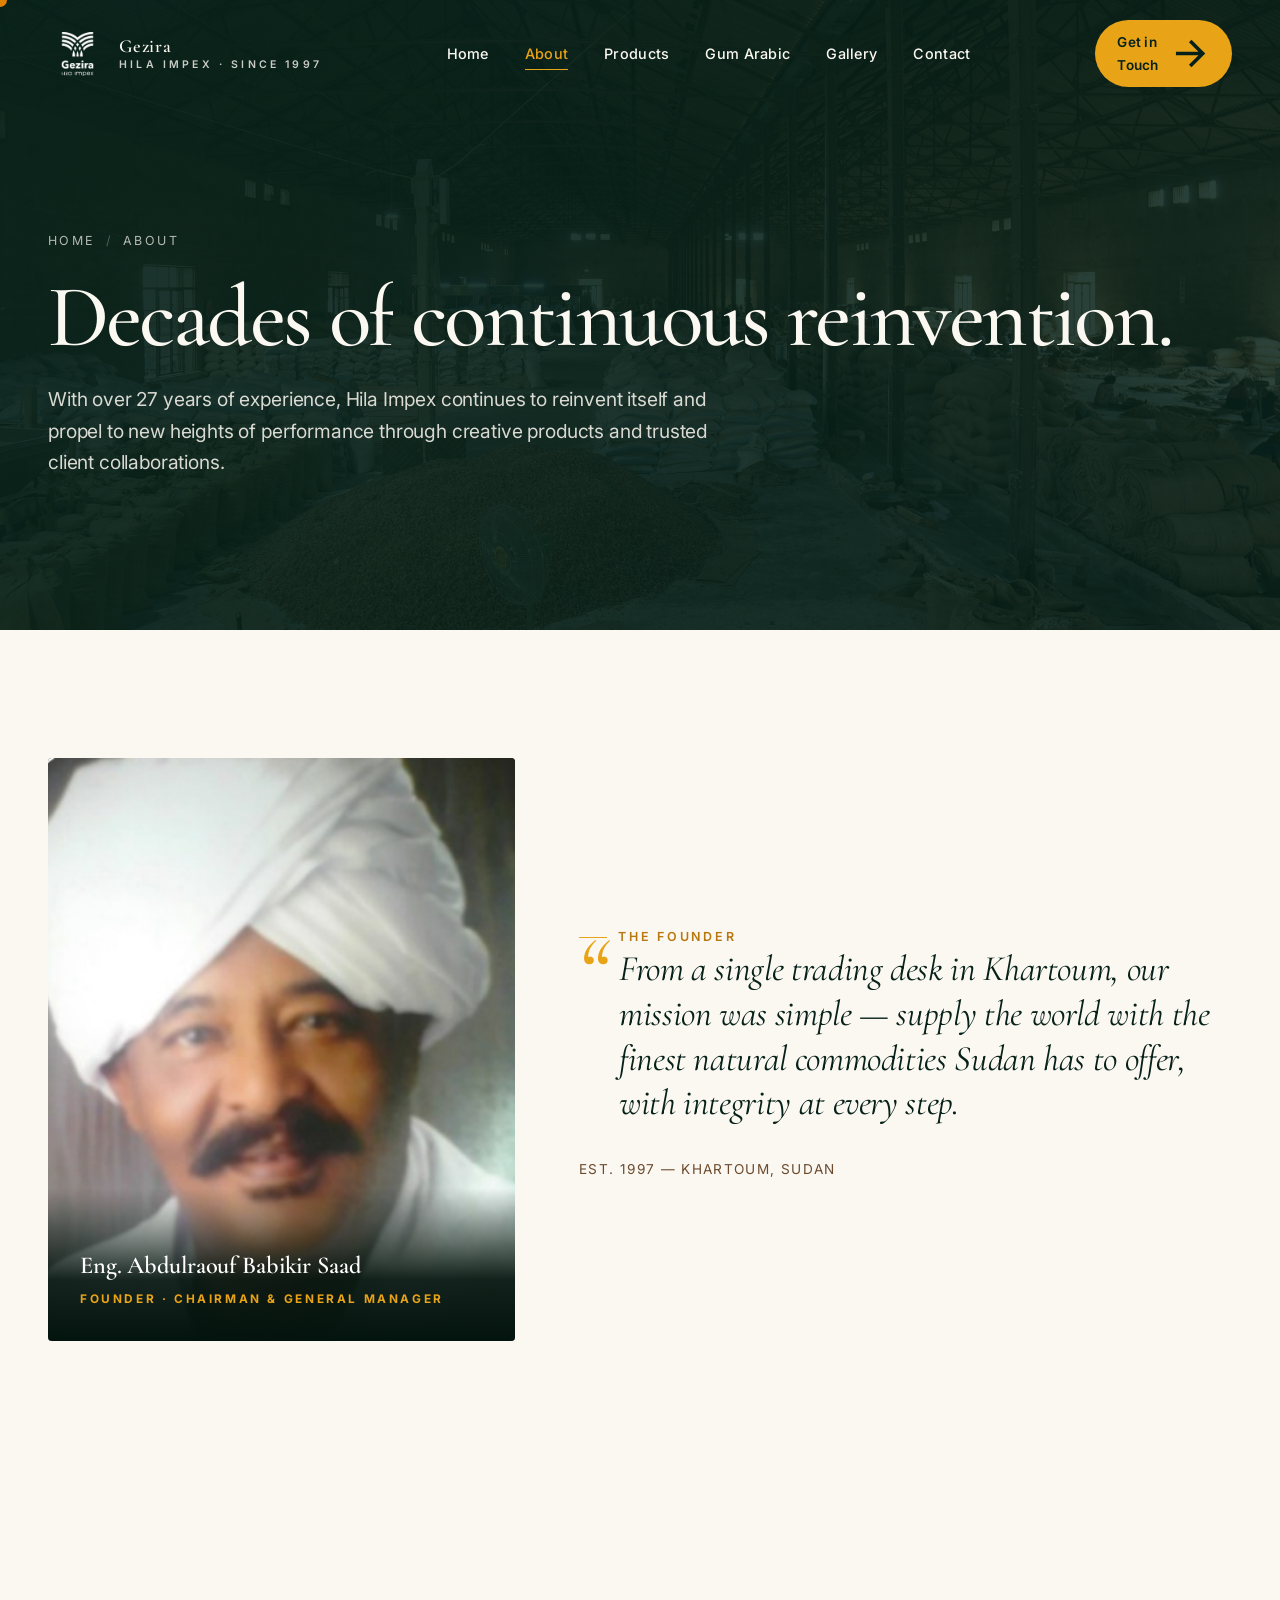
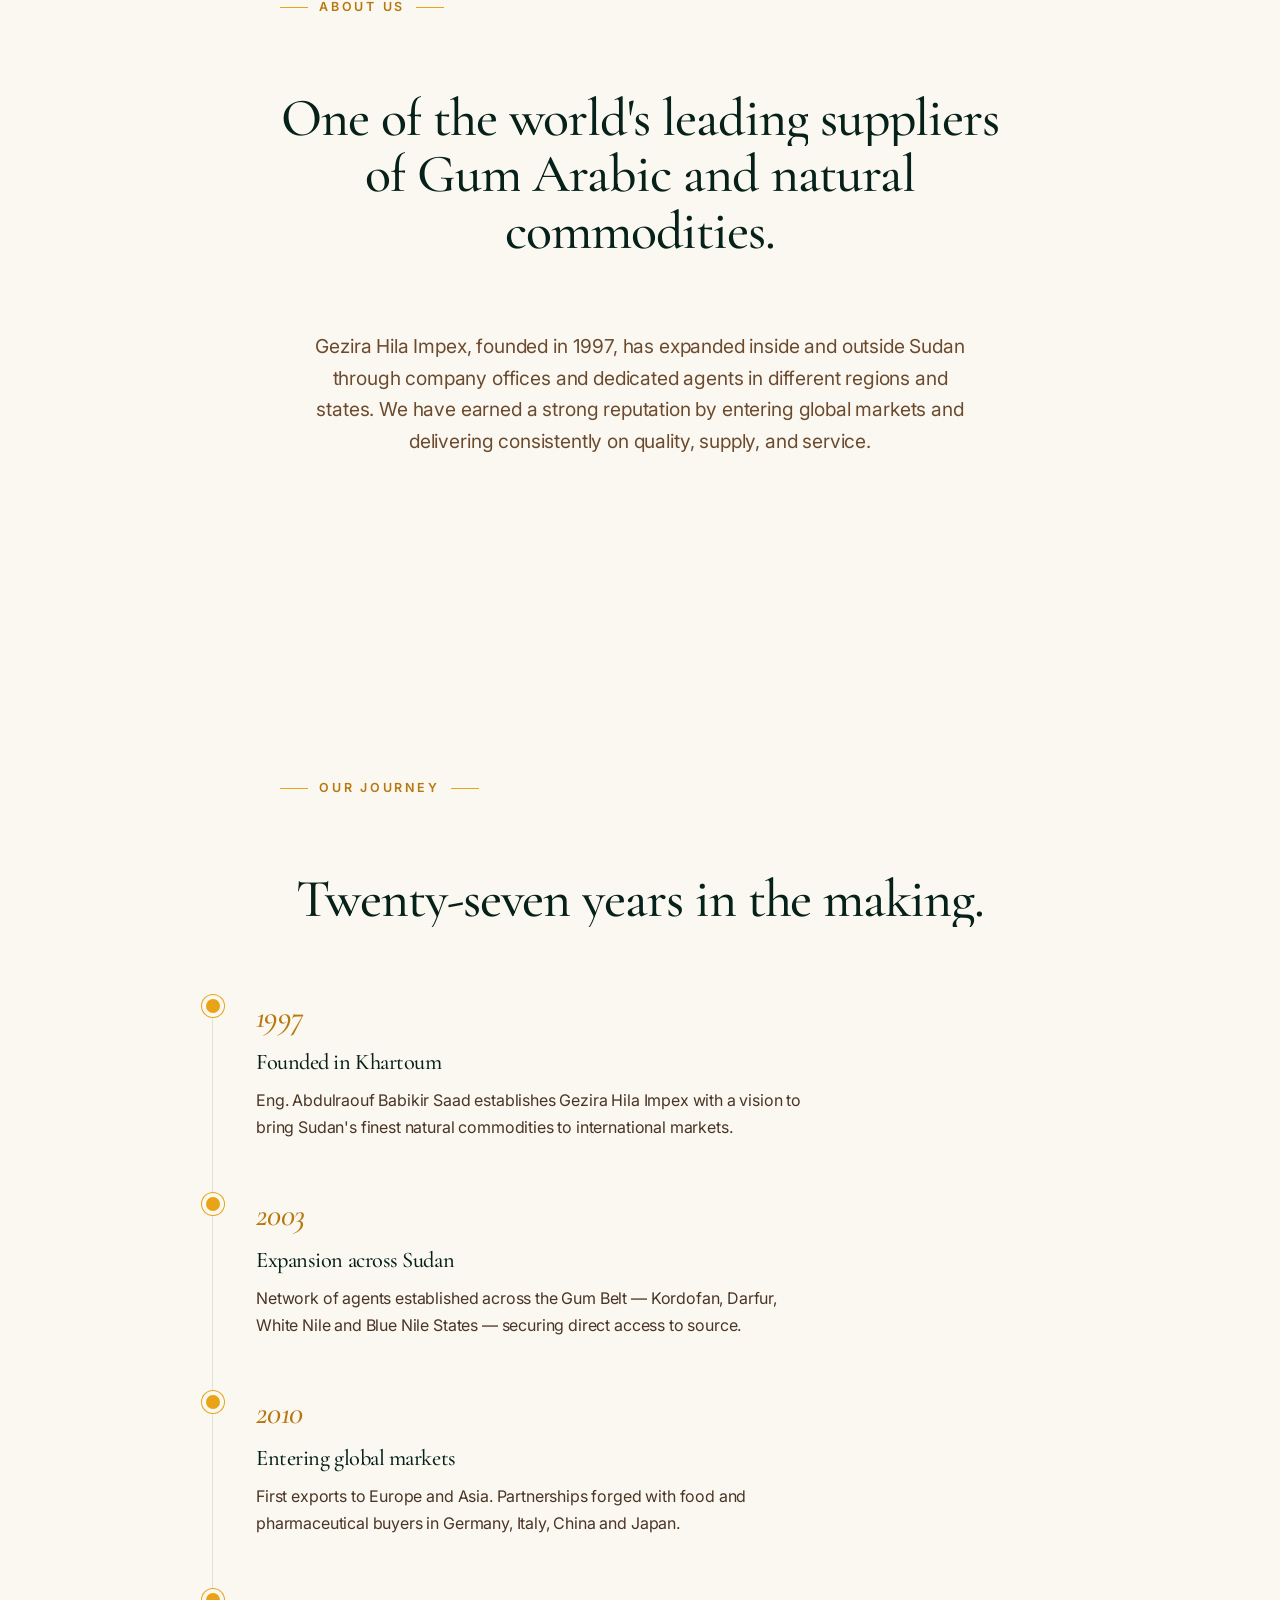
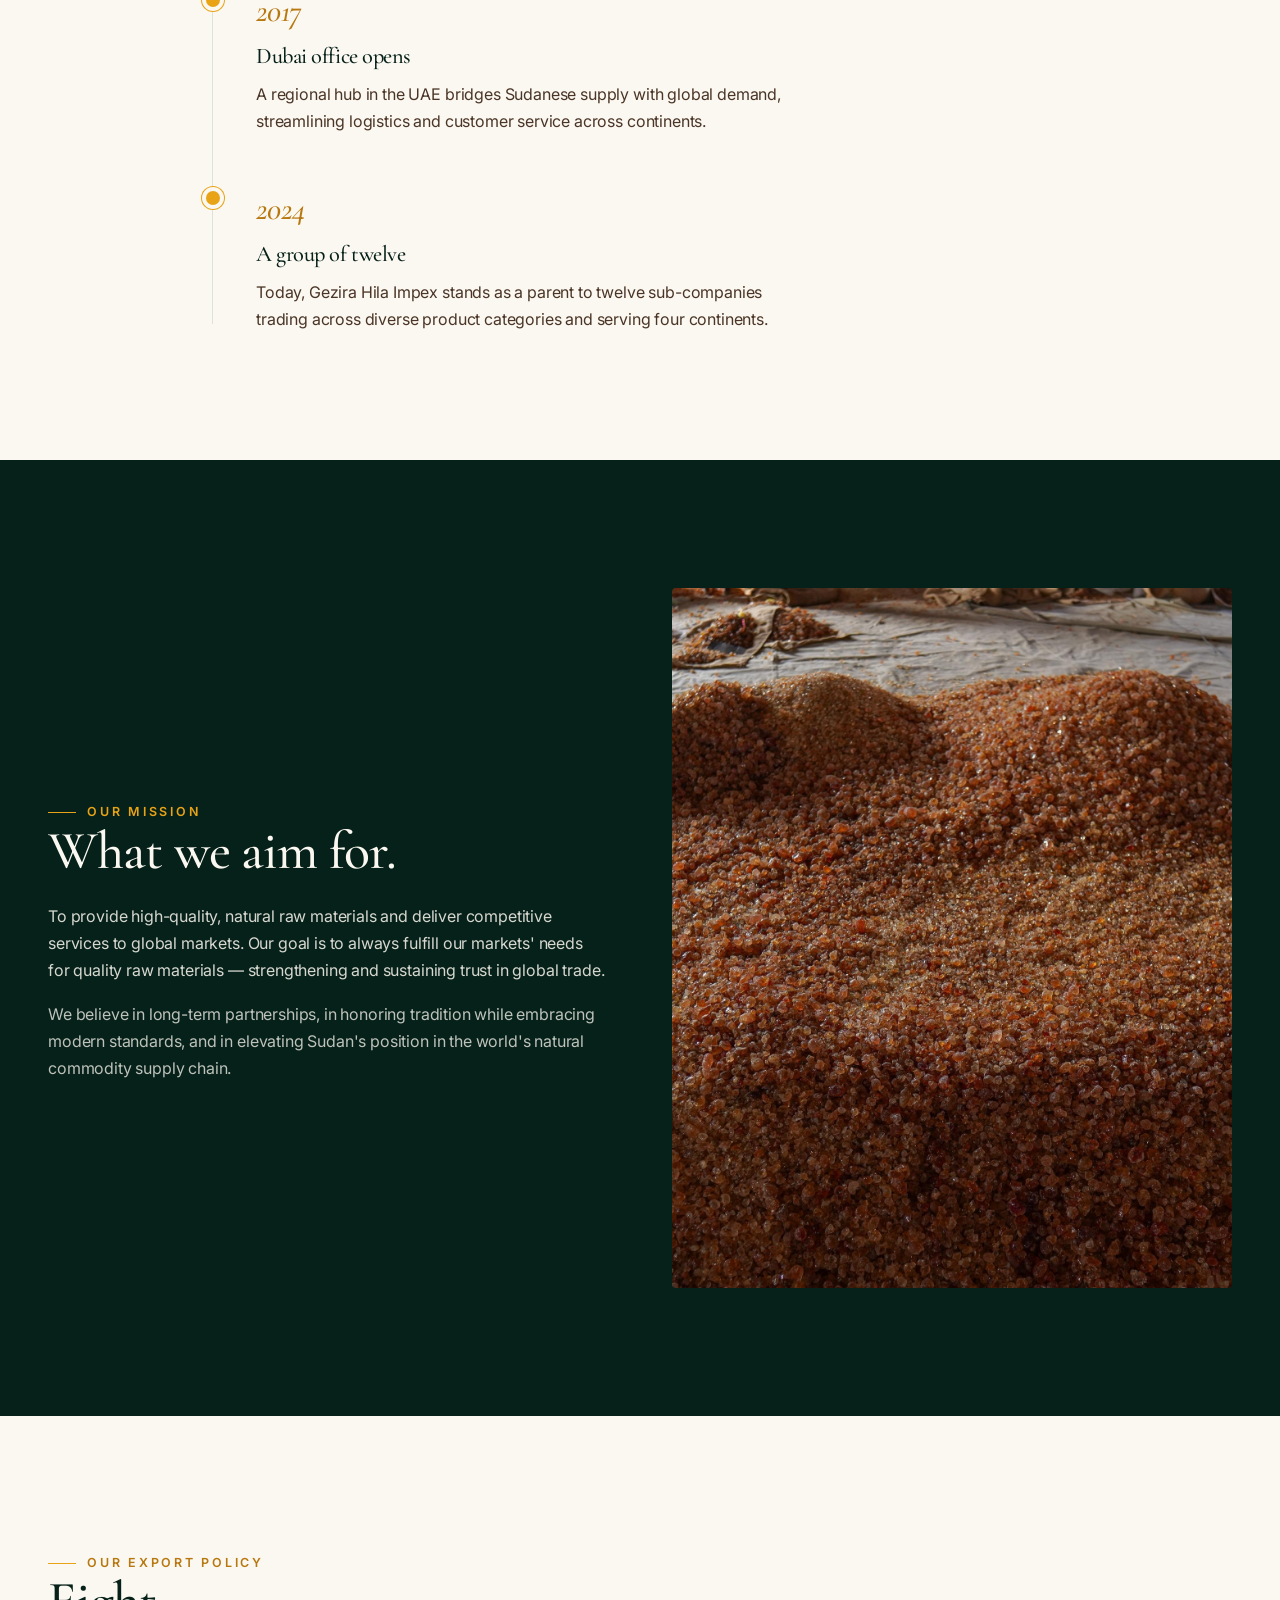
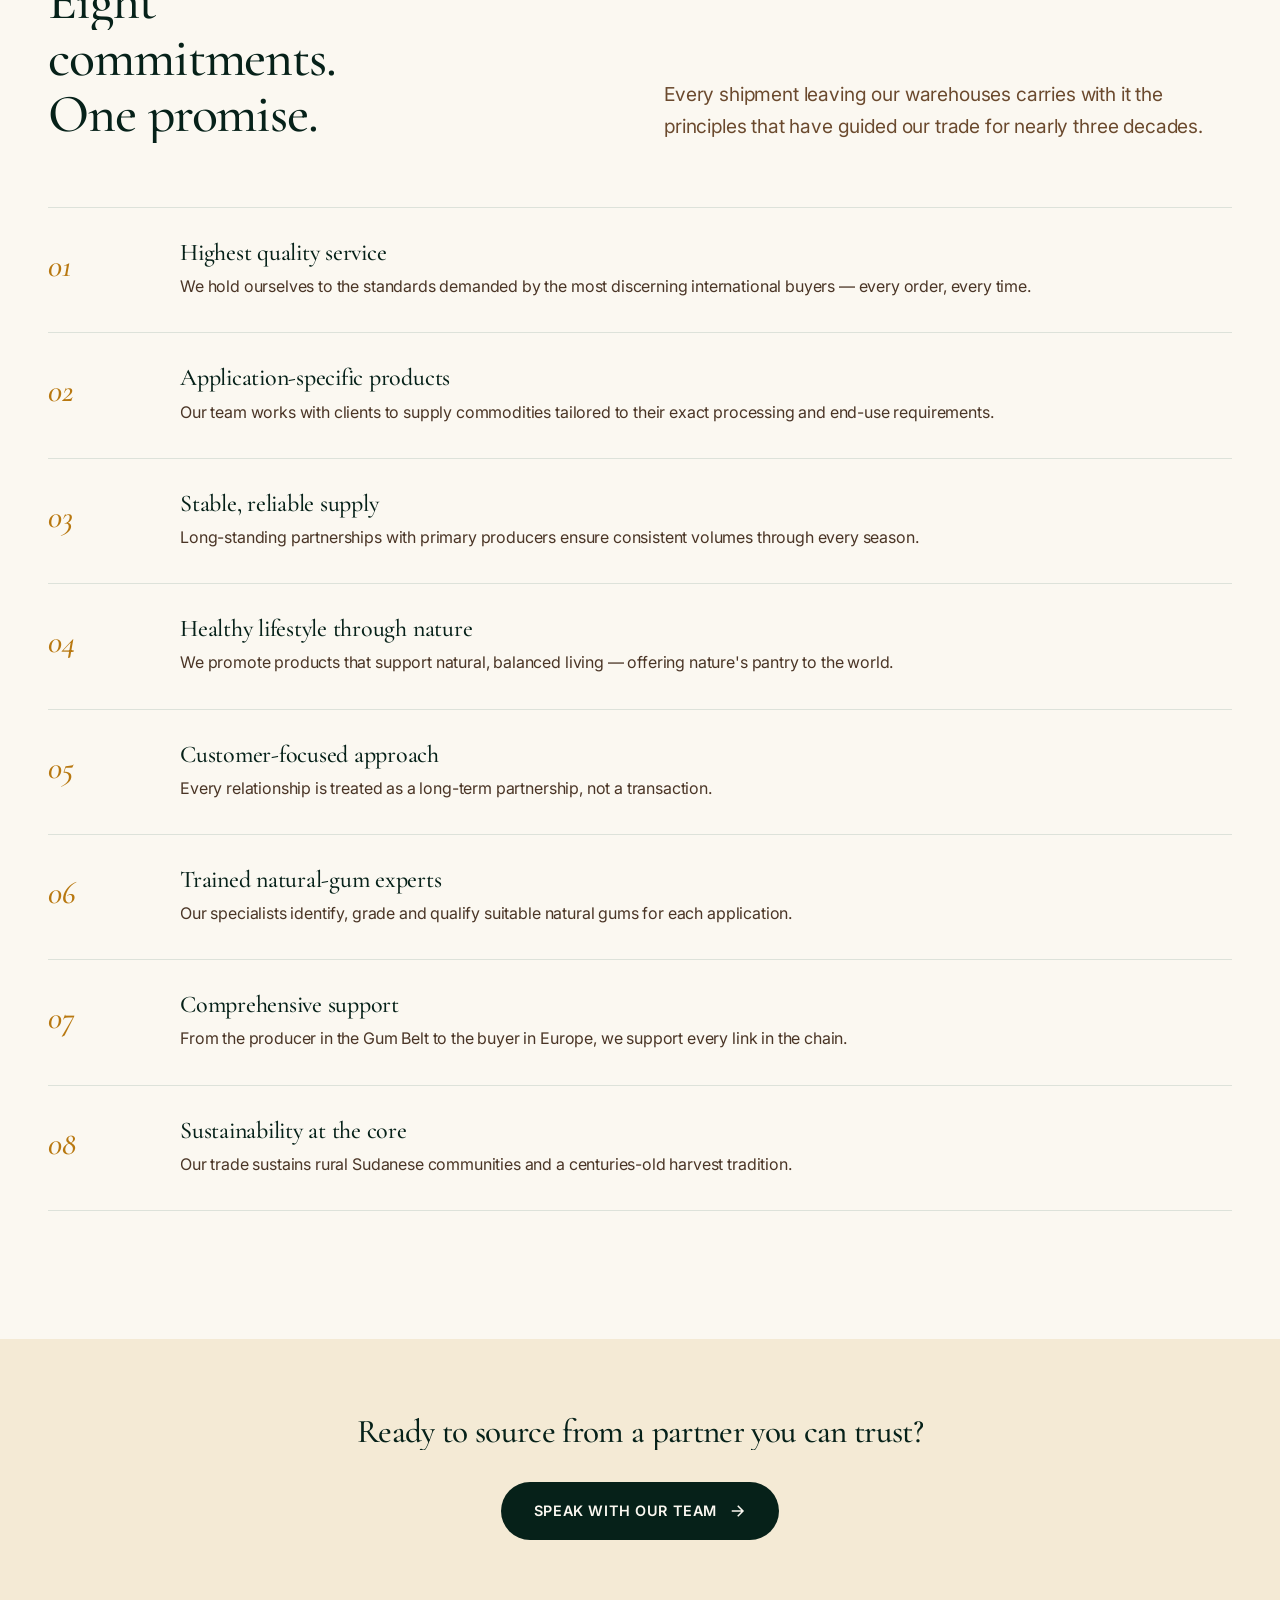
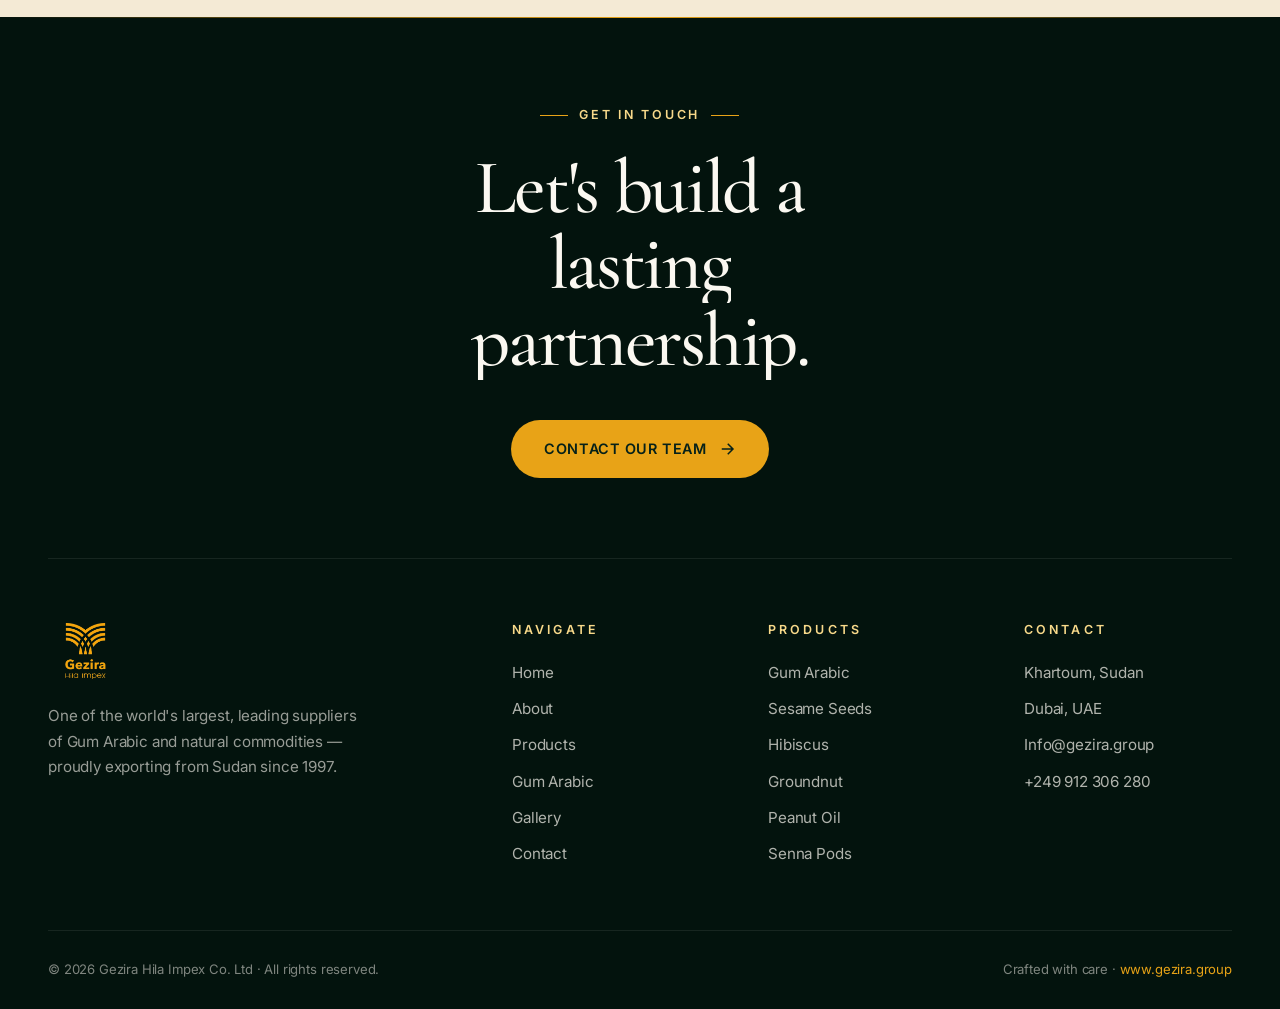
<file: about.html>
<!DOCTYPE html>
<html lang="en">
<head>
  <meta charset="UTF-8" />
  <meta name="viewport" content="width=device-width, initial-scale=1.0" />
  <title>About — Gezira Hila Impex · Decades of continuous reinvention</title>
  <meta name="description" content="Founded in 1997 by Eng. Abdulraouf Babikir Saad, Gezira Hila Impex has spent decades reinventing the Sudanese export trade in Gum Arabic and natural commodities." />
  <link rel="icon" type="image/png" href="assets/img/logo-gold.png" />
  <link rel="preconnect" href="https://fonts.googleapis.com" />
  <link rel="preconnect" href="https://fonts.gstatic.com" crossorigin />
  <link href="https://fonts.googleapis.com/css2?family=Cormorant+Garamond:ital,wght@0,400;0,500;0,600;0,700;1,400;1,500&family=Inter:wght@300;400;500;600;700&display=swap" rel="stylesheet" />
  <link rel="stylesheet" href="assets/css/main.css" />
  <link rel="stylesheet" href="assets/css/pages.css" />
</head>
<body>

  <div class="loader" aria-hidden="true">
    <div class="loader-mark"><img src="assets/img/logo-gold.png" alt="" /></div>
  </div>

  <header class="site-header">
    <div class="container nav">
      <a href="index.html" class="nav-brand">
        <img src="assets/img/logo-white.png" alt="Gezira Hila Impex" class="logo-light" />
        <img src="assets/img/logo-green.png" alt="Gezira Hila Impex" class="logo-dark" />
        <span class="nav-brand-text">
          <span class="name">Gezira</span>
          <span class="sub">Hila Impex · Since 1997</span>
        </span>
      </a>
      <ul class="nav-links">
        <li><a href="index.html" class="nav-link">Home</a></li>
        <li><a href="about.html" class="nav-link">About</a></li>
        <li><a href="products.html" class="nav-link">Products</a></li>
        <li><a href="gum-arabic.html" class="nav-link">Gum Arabic</a></li>
        <li><a href="gallery.html" class="nav-link">Gallery</a></li>
        <li><a href="contact.html" class="nav-link">Contact</a></li>
      </ul>
      <a href="contact.html" class="nav-cta">
        Get in Touch
        <svg class="arrow" viewBox="0 0 24 24" fill="none" stroke="currentColor" stroke-width="2"><path d="M5 12h14M13 5l7 7-7 7"/></svg>
      </a>
      <button class="nav-toggle" aria-label="Menu"><span></span><span></span><span></span></button>
    </div>
  </header>

  <!-- PAGE HERO -->
  <section class="page-hero">
    <div class="page-hero-bg" style="background-image:url('Gallery/p0.jpeg')"></div>
    <div class="container">
      <div class="breadcrumb" data-reveal="fade">
        <a href="index.html">Home</a><span class="sep">/</span><span>About</span>
      </div>
      <h1 class="page-hero-title reveal-words">Decades of <span class="em">continuous</span> reinvention.</h1>
      <p class="lead" data-reveal style="color: rgba(251,248,241,0.85); max-width: 56ch; --delay:0.4s;">
        With over 27 years of experience, Hila Impex continues to reinvent itself and propel to new heights of performance through creative products and trusted client collaborations.
      </p>
    </div>
  </section>

  <!-- FOUNDER -->
  <section class="section">
    <div class="container">
      <div class="founder">
        <div class="founder-img img-reveal">
          <div class="bg" style="background-image:url('assets/img/founder.png'); background-position: center top;"></div>
          <div class="founder-img-label">
            <div class="name">Eng. Abdulraouf Babikir Saad</div>
            <div class="role">Founder · Chairman & General Manager</div>
          </div>
        </div>
        <div>
          <div class="eyebrow" data-reveal>The Founder</div>
          <p class="founder-quote" data-reveal style="--delay:0.2s">
            From a single trading desk in Khartoum, our mission was simple — supply the world with the finest natural commodities Sudan has to offer, with integrity at every step.
          </p>
          <div class="founder-meta" data-reveal style="--delay:0.4s">
            EST. 1997 — KHARTOUM, SUDAN
          </div>
        </div>
      </div>
    </div>
  </section>

  <!-- ABOUT US BLOCK -->
  <section class="section bg-cream">
    <div class="container container-narrow">
      <div class="section-header center">
        <div class="eyebrow center" data-reveal>About Us</div>
        <h2 class="h2 reveal-words">One of the world's leading suppliers of <span class="text-italic-serif text-gold">Gum Arabic</span> and natural commodities.</h2>
        <p class="lead" data-reveal style="--delay:0.2s">
          Gezira Hila Impex, founded in 1997, has expanded inside and outside Sudan through company offices and dedicated agents in different regions and states. We have earned a strong reputation by entering global markets and delivering consistently on quality, supply, and service.
        </p>
      </div>
    </div>
  </section>

  <!-- TIMELINE -->
  <section class="section">
    <div class="container">
      <div class="section-header center">
        <div class="eyebrow center" data-reveal>Our Journey</div>
        <h2 class="h2 reveal-words">Twenty-seven years in the making.</h2>
      </div>
      <div class="timeline">
        <div class="timeline-item" data-reveal>
          <div class="timeline-year">1997</div>
          <h3 class="timeline-title">Founded in Khartoum</h3>
          <p class="timeline-desc">Eng. Abdulraouf Babikir Saad establishes Gezira Hila Impex with a vision to bring Sudan's finest natural commodities to international markets.</p>
        </div>
        <div class="timeline-item" data-reveal>
          <div class="timeline-year">2003</div>
          <h3 class="timeline-title">Expansion across Sudan</h3>
          <p class="timeline-desc">Network of agents established across the Gum Belt — Kordofan, Darfur, White Nile and Blue Nile States — securing direct access to source.</p>
        </div>
        <div class="timeline-item" data-reveal>
          <div class="timeline-year">2010</div>
          <h3 class="timeline-title">Entering global markets</h3>
          <p class="timeline-desc">First exports to Europe and Asia. Partnerships forged with food and pharmaceutical buyers in Germany, Italy, China and Japan.</p>
        </div>
        <div class="timeline-item" data-reveal>
          <div class="timeline-year">2017</div>
          <h3 class="timeline-title">Dubai office opens</h3>
          <p class="timeline-desc">A regional hub in the UAE bridges Sudanese supply with global demand, streamlining logistics and customer service across continents.</p>
        </div>
        <div class="timeline-item" data-reveal>
          <div class="timeline-year">2024</div>
          <h3 class="timeline-title">A group of twelve</h3>
          <p class="timeline-desc">Today, Gezira Hila Impex stands as a parent to twelve sub-companies trading across diverse product categories and serving four continents.</p>
        </div>
      </div>
    </div>
  </section>

  <!-- MISSION / GOALS -->
  <section class="section bg-green">
    <div class="container">
      <div class="split">
        <div>
          <div class="eyebrow" data-reveal style="color: var(--gold);">Our Mission</div>
          <h2 class="h2 reveal-words" style="color: var(--cream-light);">What we aim for.</h2>
          <p data-reveal style="--delay:0.2s; color: rgba(251,248,241,0.85); margin-top: 1.5rem;">
            To provide high-quality, natural raw materials and deliver competitive services to global markets. Our goal is to always fulfill our markets' needs for quality raw materials — strengthening and sustaining trust in global trade.
          </p>
          <p data-reveal style="--delay:0.3s; color: rgba(251,248,241,0.75); margin-top: 1rem;">
            We believe in long-term partnerships, in honoring tradition while embracing modern standards, and in elevating Sudan's position in the world's natural commodity supply chain.
          </p>
        </div>
        <div class="img-reveal split-image">
          <div class="bg" style="background-image:url('Gallery/g6.jpeg')"></div>
        </div>
      </div>
    </div>
  </section>

  <!-- EXPORT POLICY -->
  <section class="section">
    <div class="container">
      <div class="section-header">
        <div>
          <div class="eyebrow" data-reveal>Our Export Policy</div>
          <h2 class="h2 reveal-words">Eight commitments. <span class="text-italic-serif text-gold">One promise.</span></h2>
        </div>
        <p class="lead" data-reveal style="--delay:0.2s">
          Every shipment leaving our warehouses carries with it the principles that have guided our trade for nearly three decades.
        </p>
      </div>

      <div class="numbered" data-reveal>
        <div class="numbered-item">
          <div class="num">01</div>
          <div>
            <h4>Highest quality service</h4>
            <p>We hold ourselves to the standards demanded by the most discerning international buyers — every order, every time.</p>
          </div>
        </div>
        <div class="numbered-item">
          <div class="num">02</div>
          <div>
            <h4>Application-specific products</h4>
            <p>Our team works with clients to supply commodities tailored to their exact processing and end-use requirements.</p>
          </div>
        </div>
        <div class="numbered-item">
          <div class="num">03</div>
          <div>
            <h4>Stable, reliable supply</h4>
            <p>Long-standing partnerships with primary producers ensure consistent volumes through every season.</p>
          </div>
        </div>
        <div class="numbered-item">
          <div class="num">04</div>
          <div>
            <h4>Healthy lifestyle through nature</h4>
            <p>We promote products that support natural, balanced living — offering nature's pantry to the world.</p>
          </div>
        </div>
        <div class="numbered-item">
          <div class="num">05</div>
          <div>
            <h4>Customer-focused approach</h4>
            <p>Every relationship is treated as a long-term partnership, not a transaction.</p>
          </div>
        </div>
        <div class="numbered-item">
          <div class="num">06</div>
          <div>
            <h4>Trained natural-gum experts</h4>
            <p>Our specialists identify, grade and qualify suitable natural gums for each application.</p>
          </div>
        </div>
        <div class="numbered-item">
          <div class="num">07</div>
          <div>
            <h4>Comprehensive support</h4>
            <p>From the producer in the Gum Belt to the buyer in Europe, we support every link in the chain.</p>
          </div>
        </div>
        <div class="numbered-item">
          <div class="num">08</div>
          <div>
            <h4>Sustainability at the core</h4>
            <p>Our trade sustains rural Sudanese communities and a centuries-old harvest tradition.</p>
          </div>
        </div>
      </div>
    </div>
  </section>

  <!-- CTA STRIP -->
  <section class="section-sm bg-sand">
    <div class="container container-narrow text-center">
      <h3 class="h3 reveal-words">Ready to source from a partner you can <span class="text-italic-serif text-gold">trust?</span></h3>
      <div style="margin-top: 2rem;" data-reveal>
        <a href="contact.html" class="btn btn-dark">
          Speak With Our Team
          <svg class="arrow" viewBox="0 0 24 24" fill="none" stroke="currentColor" stroke-width="2"><path d="M5 12h14M13 5l7 7-7 7"/></svg>
        </a>
      </div>
    </div>
  </section>

  <!-- FOOTER -->
  <footer class="site-footer">
    <div class="container">
      <div class="footer-cta">
        <div class="eyebrow center" data-reveal style="color: var(--gold-soft);">Get in Touch</div>
        <h2 class="footer-cta-title reveal-words">Let's build a <span class="em">lasting</span> partnership.</h2>
        <a href="contact.html" class="btn btn-primary">Contact Our Team
          <svg class="arrow" viewBox="0 0 24 24" fill="none" stroke="currentColor" stroke-width="2"><path d="M5 12h14M13 5l7 7-7 7"/></svg>
        </a>
      </div>

      <div class="footer-grid">
        <div class="footer-col footer-brand">
          <img src="assets/img/logo-gold.png" alt="Gezira Hila Impex" />
          <p>One of the world's largest, leading suppliers of Gum Arabic and natural commodities — proudly exporting from Sudan since 1997.</p>
        </div>
        <div class="footer-col">
          <h5>Navigate</h5>
          <ul>
            <li><a href="index.html">Home</a></li>
            <li><a href="about.html">About</a></li>
            <li><a href="products.html">Products</a></li>
            <li><a href="gum-arabic.html">Gum Arabic</a></li>
            <li><a href="gallery.html">Gallery</a></li>
            <li><a href="contact.html">Contact</a></li>
          </ul>
        </div>
        <div class="footer-col">
          <h5>Products</h5>
          <ul>
            <li><a href="gum-arabic.html">Gum Arabic</a></li>
            <li><a href="products.html#sesame">Sesame Seeds</a></li>
            <li><a href="products.html#hibiscus">Hibiscus</a></li>
            <li><a href="products.html#groundnut">Groundnut</a></li>
            <li><a href="products.html#peanut-oil">Peanut Oil</a></li>
            <li><a href="products.html#senna">Senna Pods</a></li>
          </ul>
        </div>
        <div class="footer-col">
          <h5>Contact</h5>
          <ul>
            <li>Khartoum, Sudan</li>
            <li>Dubai, UAE</li>
            <li><a href="mailto:Info@gezira.group">Info@gezira.group</a></li>
            <li><a href="tel:+249912306280">+249 912 306 280</a></li>
          </ul>
        </div>
      </div>

      <div class="footer-bottom">
        <div>© <span data-year>2024</span> Gezira Hila Impex Co. Ltd · All rights reserved.</div>
        <div>Crafted with care · <a href="https://www.gezira.group" style="color: var(--gold);">www.gezira.group</a></div>
      </div>
    </div>
  </footer>

  <script src="assets/js/main.js"></script>
</body>
</html>
</file>
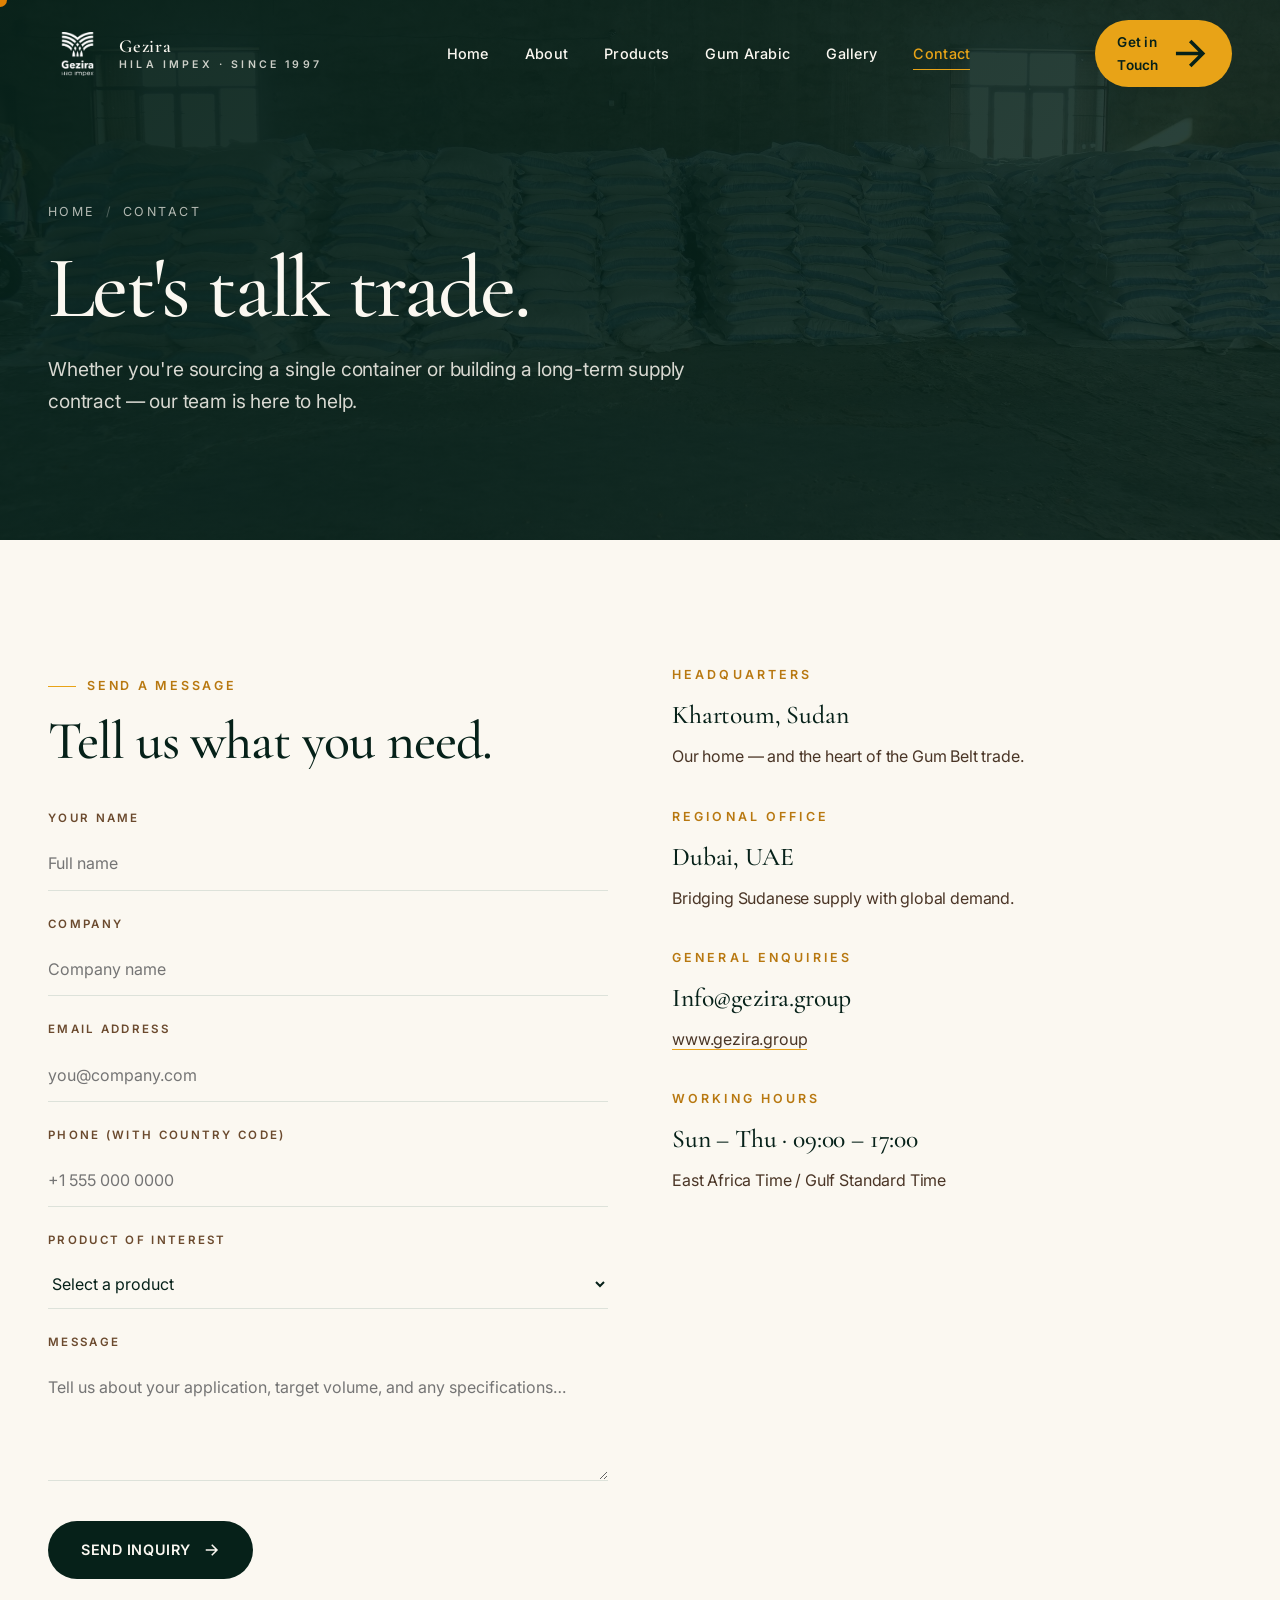
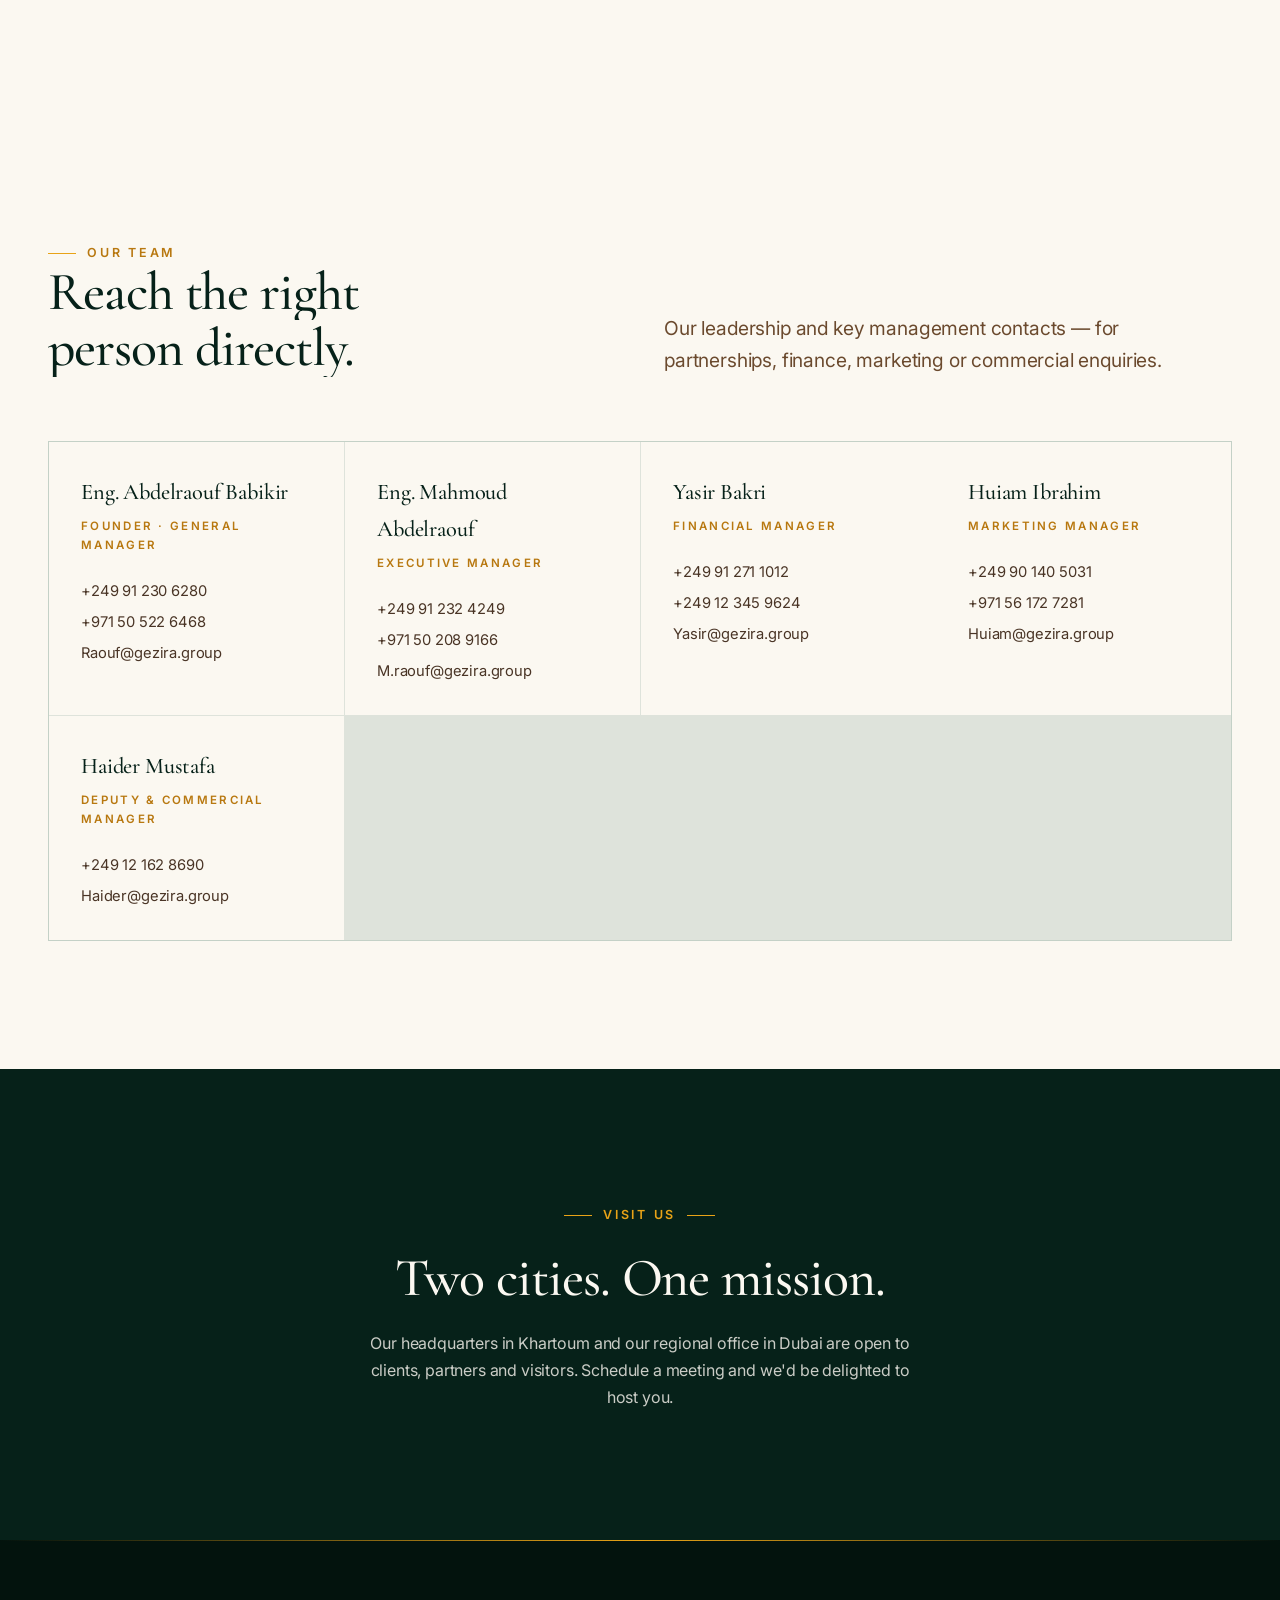
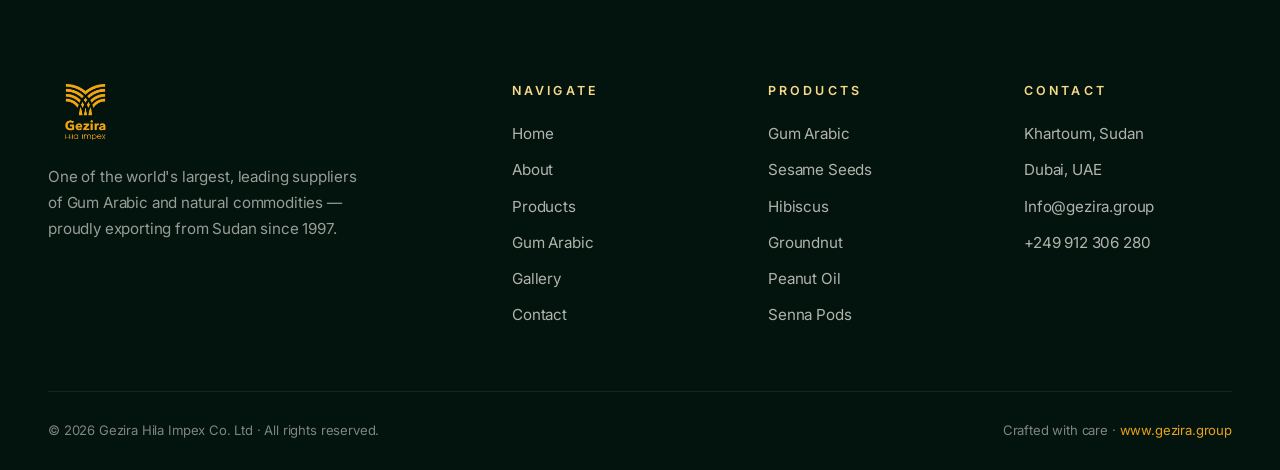
<file: contact.html>
<!DOCTYPE html>
<html lang="en">
<head>
  <meta charset="UTF-8" />
  <meta name="viewport" content="width=device-width, initial-scale=1.0" />
  <title>Contact — Gezira Hila Impex · Khartoum & Dubai</title>
  <meta name="description" content="Get in touch with Gezira Hila Impex. Offices in Khartoum and Dubai. Contact our founders, executive team, and commercial managers directly." />
  <link rel="icon" type="image/png" href="assets/img/logo-gold.png" />
  <link rel="preconnect" href="https://fonts.googleapis.com" />
  <link rel="preconnect" href="https://fonts.gstatic.com" crossorigin />
  <link href="https://fonts.googleapis.com/css2?family=Cormorant+Garamond:ital,wght@0,400;0,500;0,600;0,700;1,400;1,500&family=Inter:wght@300;400;500;600;700&family=JetBrains+Mono:wght@400;500&display=swap" rel="stylesheet" />
  <link rel="stylesheet" href="assets/css/main.css" />
  <link rel="stylesheet" href="assets/css/pages.css" />
</head>
<body>

  <div class="loader" aria-hidden="true">
    <div class="loader-mark"><img src="assets/img/logo-gold.png" alt="" /></div>
  </div>

  <header class="site-header">
    <div class="container nav">
      <a href="index.html" class="nav-brand">
        <img src="assets/img/logo-white.png" alt="Gezira Hila Impex" class="logo-light" />
        <img src="assets/img/logo-green.png" alt="Gezira Hila Impex" class="logo-dark" />
        <span class="nav-brand-text">
          <span class="name">Gezira</span>
          <span class="sub">Hila Impex · Since 1997</span>
        </span>
      </a>
      <ul class="nav-links">
        <li><a href="index.html" class="nav-link">Home</a></li>
        <li><a href="about.html" class="nav-link">About</a></li>
        <li><a href="products.html" class="nav-link">Products</a></li>
        <li><a href="gum-arabic.html" class="nav-link">Gum Arabic</a></li>
        <li><a href="gallery.html" class="nav-link">Gallery</a></li>
        <li><a href="contact.html" class="nav-link">Contact</a></li>
      </ul>
      <a href="contact.html" class="nav-cta">
        Get in Touch
        <svg class="arrow" viewBox="0 0 24 24" fill="none" stroke="currentColor" stroke-width="2"><path d="M5 12h14M13 5l7 7-7 7"/></svg>
      </a>
      <button class="nav-toggle" aria-label="Menu"><span></span><span></span><span></span></button>
    </div>
  </header>

  <!-- PAGE HERO -->
  <section class="page-hero" style="min-height: 60vh;">
    <div class="page-hero-bg" style="background-image:url('Gallery/p3.jpeg')"></div>
    <div class="container">
      <div class="breadcrumb" data-reveal="fade">
        <a href="index.html">Home</a><span class="sep">/</span><span>Contact</span>
      </div>
      <h1 class="page-hero-title reveal-words">Let's <span class="em">talk</span> trade.</h1>
      <p class="lead" data-reveal style="color: rgba(251,248,241,0.85); max-width: 56ch; --delay:0.4s;">
        Whether you're sourcing a single container or building a long-term supply contract — our team is here to help.
      </p>
    </div>
  </section>

  <!-- CONTACT FORM + INFO -->
  <section class="section">
    <div class="container">
      <div class="contact-grid">
        <div>
          <div class="eyebrow" data-reveal>Send a Message</div>
          <h2 class="h2 reveal-words" style="margin-block: 1rem 2.5rem;">Tell us what you need.</h2>

          <form class="contact-form" data-reveal>
            <div class="field">
              <label for="name">Your Name</label>
              <input type="text" id="name" name="name" placeholder="Full name" required />
            </div>
            <div class="field">
              <label for="company">Company</label>
              <input type="text" id="company" name="company" placeholder="Company name" />
            </div>
            <div class="field">
              <label for="email">Email Address</label>
              <input type="email" id="email" name="email" placeholder="you@company.com" required />
            </div>
            <div class="field">
              <label for="phone">Phone (with country code)</label>
              <input type="tel" id="phone" name="phone" placeholder="+1 555 000 0000" />
            </div>
            <div class="field">
              <label for="product">Product of Interest</label>
              <select id="product" name="product">
                <option value="">Select a product</option>
                <option value="gum-arabic">Gum Arabic</option>
                <option value="sesame">Sesame Seeds</option>
                <option value="hibiscus">Hibiscus</option>
                <option value="groundnut">Groundnut</option>
                <option value="peanut-oil">Peanut Oil</option>
                <option value="melon">Melon Seeds</option>
                <option value="senna">Senna Pods</option>
                <option value="multiple">Multiple / Other</option>
              </select>
            </div>
            <div class="field">
              <label for="message">Message</label>
              <textarea id="message" name="message" placeholder="Tell us about your application, target volume, and any specifications…" required></textarea>
            </div>
            <button type="submit" class="btn btn-dark" style="align-self: flex-start; margin-top: 1rem;">
              Send Inquiry
              <svg class="arrow" viewBox="0 0 24 24" fill="none" stroke="currentColor" stroke-width="2"><path d="M5 12h14M13 5l7 7-7 7"/></svg>
            </button>
          </form>
        </div>

        <div class="contact-info">
          <div class="contact-info-block" data-reveal>
            <h4>Headquarters</h4>
            <div class="big">Khartoum, Sudan</div>
            <p style="margin-top: 0.6rem; color: var(--brown);">Our home — and the heart of the Gum Belt trade.</p>
          </div>

          <div class="contact-info-block" data-reveal style="--delay:0.1s">
            <h4>Regional Office</h4>
            <div class="big">Dubai, UAE</div>
            <p style="margin-top: 0.6rem; color: var(--brown);">Bridging Sudanese supply with global demand.</p>
          </div>

          <div class="contact-info-block" data-reveal style="--delay:0.2s">
            <h4>General Enquiries</h4>
            <div class="big">
              <a href="mailto:Info@gezira.group">Info@gezira.group</a>
            </div>
            <div style="margin-top: 0.6rem;">
              <a href="https://www.gezira.group" style="color: var(--brown); border-bottom: 1px solid var(--gold);">www.gezira.group</a>
            </div>
          </div>

          <div class="contact-info-block" data-reveal style="--delay:0.3s">
            <h4>Working Hours</h4>
            <div class="big">Sun – Thu · 09:00 – 17:00</div>
            <p style="margin-top: 0.6rem; color: var(--brown);">East Africa Time / Gulf Standard Time</p>
          </div>
        </div>
      </div>
    </div>
  </section>

  <!-- TEAM -->
  <section class="section bg-cream">
    <div class="container">
      <div class="section-header">
        <div>
          <div class="eyebrow" data-reveal>Our Team</div>
          <h2 class="h2 reveal-words">Reach the right person <span class="text-italic-serif text-gold">directly.</span></h2>
        </div>
        <p class="lead" data-reveal style="--delay:0.2s">
          Our leadership and key management contacts — for partnerships, finance, marketing or commercial enquiries.
        </p>
      </div>

      <div class="team-grid">
        <div class="team-card" data-reveal>
          <div class="team-name">Eng. Abdelraouf Babikir</div>
          <div class="team-role">Founder · General Manager</div>
          <div class="team-contact">
            <a href="tel:+249912306280">+249 91 230 6280</a>
            <a href="tel:+971505226468">+971 50 522 6468</a>
            <a href="mailto:Raouf@gezira.group">Raouf@gezira.group</a>
          </div>
        </div>

        <div class="team-card" data-reveal style="--delay:0.05s">
          <div class="team-name">Eng. Mahmoud Abdelraouf</div>
          <div class="team-role">Executive Manager</div>
          <div class="team-contact">
            <a href="tel:+249912324249">+249 91 232 4249</a>
            <a href="tel:+971502089166">+971 50 208 9166</a>
            <a href="mailto:M.raouf@gezira.group">M.raouf@gezira.group</a>
          </div>
        </div>

        <div class="team-card" data-reveal style="--delay:0.1s">
          <div class="team-name">Yasir Bakri</div>
          <div class="team-role">Financial Manager</div>
          <div class="team-contact">
            <a href="tel:+249912711012">+249 91 271 1012</a>
            <a href="tel:+249123459624">+249 12 345 9624</a>
            <a href="mailto:Yasir@gezira.group">Yasir@gezira.group</a>
          </div>
        </div>

        <div class="team-card" data-reveal style="--delay:0.15s">
          <div class="team-name">Huiam Ibrahim</div>
          <div class="team-role">Marketing Manager</div>
          <div class="team-contact">
            <a href="tel:+249901405031">+249 90 140 5031</a>
            <a href="tel:+971561727281">+971 56 172 7281</a>
            <a href="mailto:Huiam@gezira.group">Huiam@gezira.group</a>
          </div>
        </div>

        <div class="team-card" data-reveal style="--delay:0.2s">
          <div class="team-name">Haider Mustafa</div>
          <div class="team-role">Deputy & Commercial Manager</div>
          <div class="team-contact">
            <a href="tel:+249121628690">+249 12 162 8690</a>
            <a href="mailto:Haider@gezira.group">Haider@gezira.group</a>
          </div>
        </div>
      </div>
    </div>
  </section>

  <!-- BIG OUTRO -->
  <section class="section bg-green">
    <div class="container container-narrow text-center">
      <div class="eyebrow center" data-reveal style="color: var(--gold);">Visit Us</div>
      <h2 class="h2 reveal-words" style="color: var(--cream-light); margin-top: 1.5rem;">Two cities. <span class="text-italic-serif text-gold">One mission.</span></h2>
      <p data-reveal style="--delay:0.2s; color: rgba(251,248,241,0.8); margin-top: 1.5rem; max-width: 56ch; margin-inline: auto;">
        Our headquarters in Khartoum and our regional office in Dubai are open to clients, partners and visitors. Schedule a meeting and we'd be delighted to host you.
      </p>
    </div>
  </section>

  <!-- FOOTER -->
  <footer class="site-footer">
    <div class="container">
      <div class="footer-grid">
        <div class="footer-col footer-brand">
          <img src="assets/img/logo-gold.png" alt="Gezira Hila Impex" />
          <p>One of the world's largest, leading suppliers of Gum Arabic and natural commodities — proudly exporting from Sudan since 1997.</p>
        </div>
        <div class="footer-col">
          <h5>Navigate</h5>
          <ul>
            <li><a href="index.html">Home</a></li>
            <li><a href="about.html">About</a></li>
            <li><a href="products.html">Products</a></li>
            <li><a href="gum-arabic.html">Gum Arabic</a></li>
            <li><a href="gallery.html">Gallery</a></li>
            <li><a href="contact.html">Contact</a></li>
          </ul>
        </div>
        <div class="footer-col">
          <h5>Products</h5>
          <ul>
            <li><a href="gum-arabic.html">Gum Arabic</a></li>
            <li><a href="products.html#sesame">Sesame Seeds</a></li>
            <li><a href="products.html#hibiscus">Hibiscus</a></li>
            <li><a href="products.html#groundnut">Groundnut</a></li>
            <li><a href="products.html#peanut-oil">Peanut Oil</a></li>
            <li><a href="products.html#senna">Senna Pods</a></li>
          </ul>
        </div>
        <div class="footer-col">
          <h5>Contact</h5>
          <ul>
            <li>Khartoum, Sudan</li>
            <li>Dubai, UAE</li>
            <li><a href="mailto:Info@gezira.group">Info@gezira.group</a></li>
            <li><a href="tel:+249912306280">+249 912 306 280</a></li>
          </ul>
        </div>
      </div>

      <div class="footer-bottom">
        <div>© <span data-year>2024</span> Gezira Hila Impex Co. Ltd · All rights reserved.</div>
        <div>Crafted with care · <a href="https://www.gezira.group" style="color: var(--gold);">www.gezira.group</a></div>
      </div>
    </div>
  </footer>

  <script src="assets/js/main.js"></script>
</body>
</html>
</file>
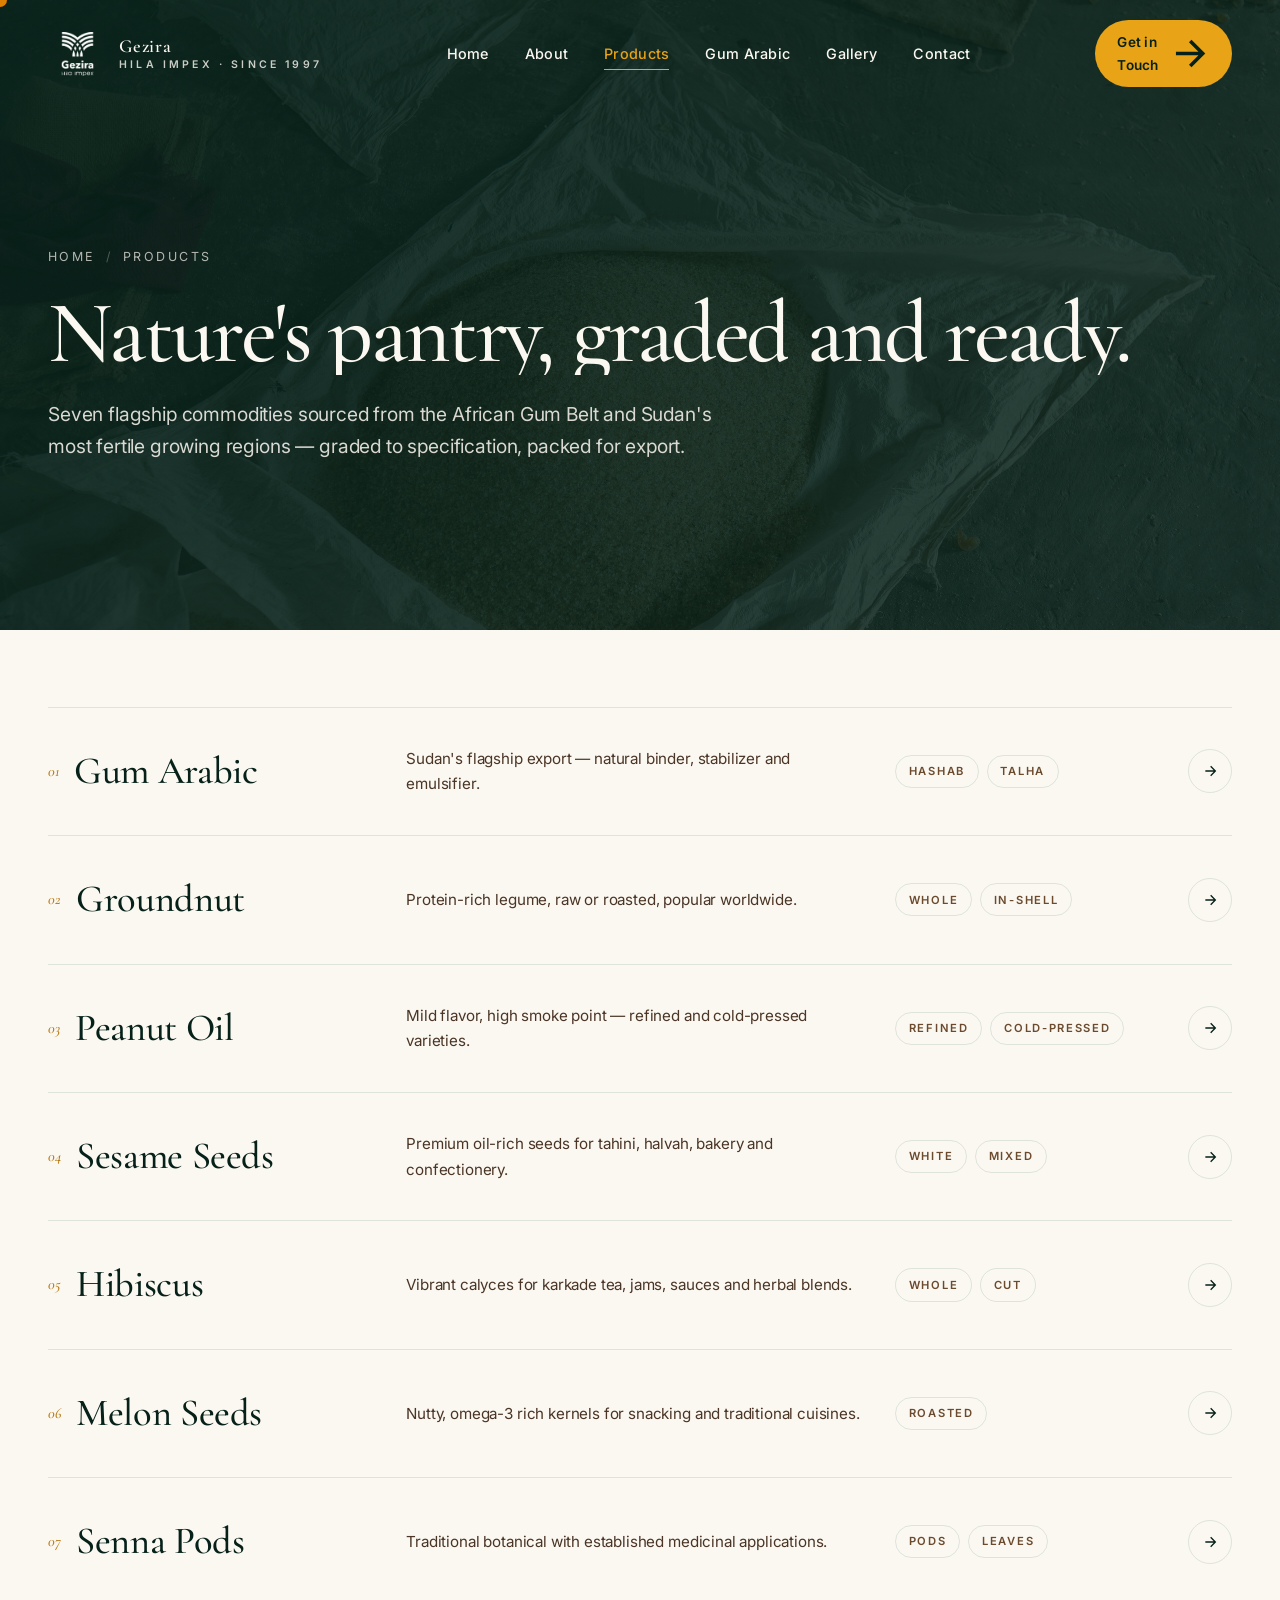
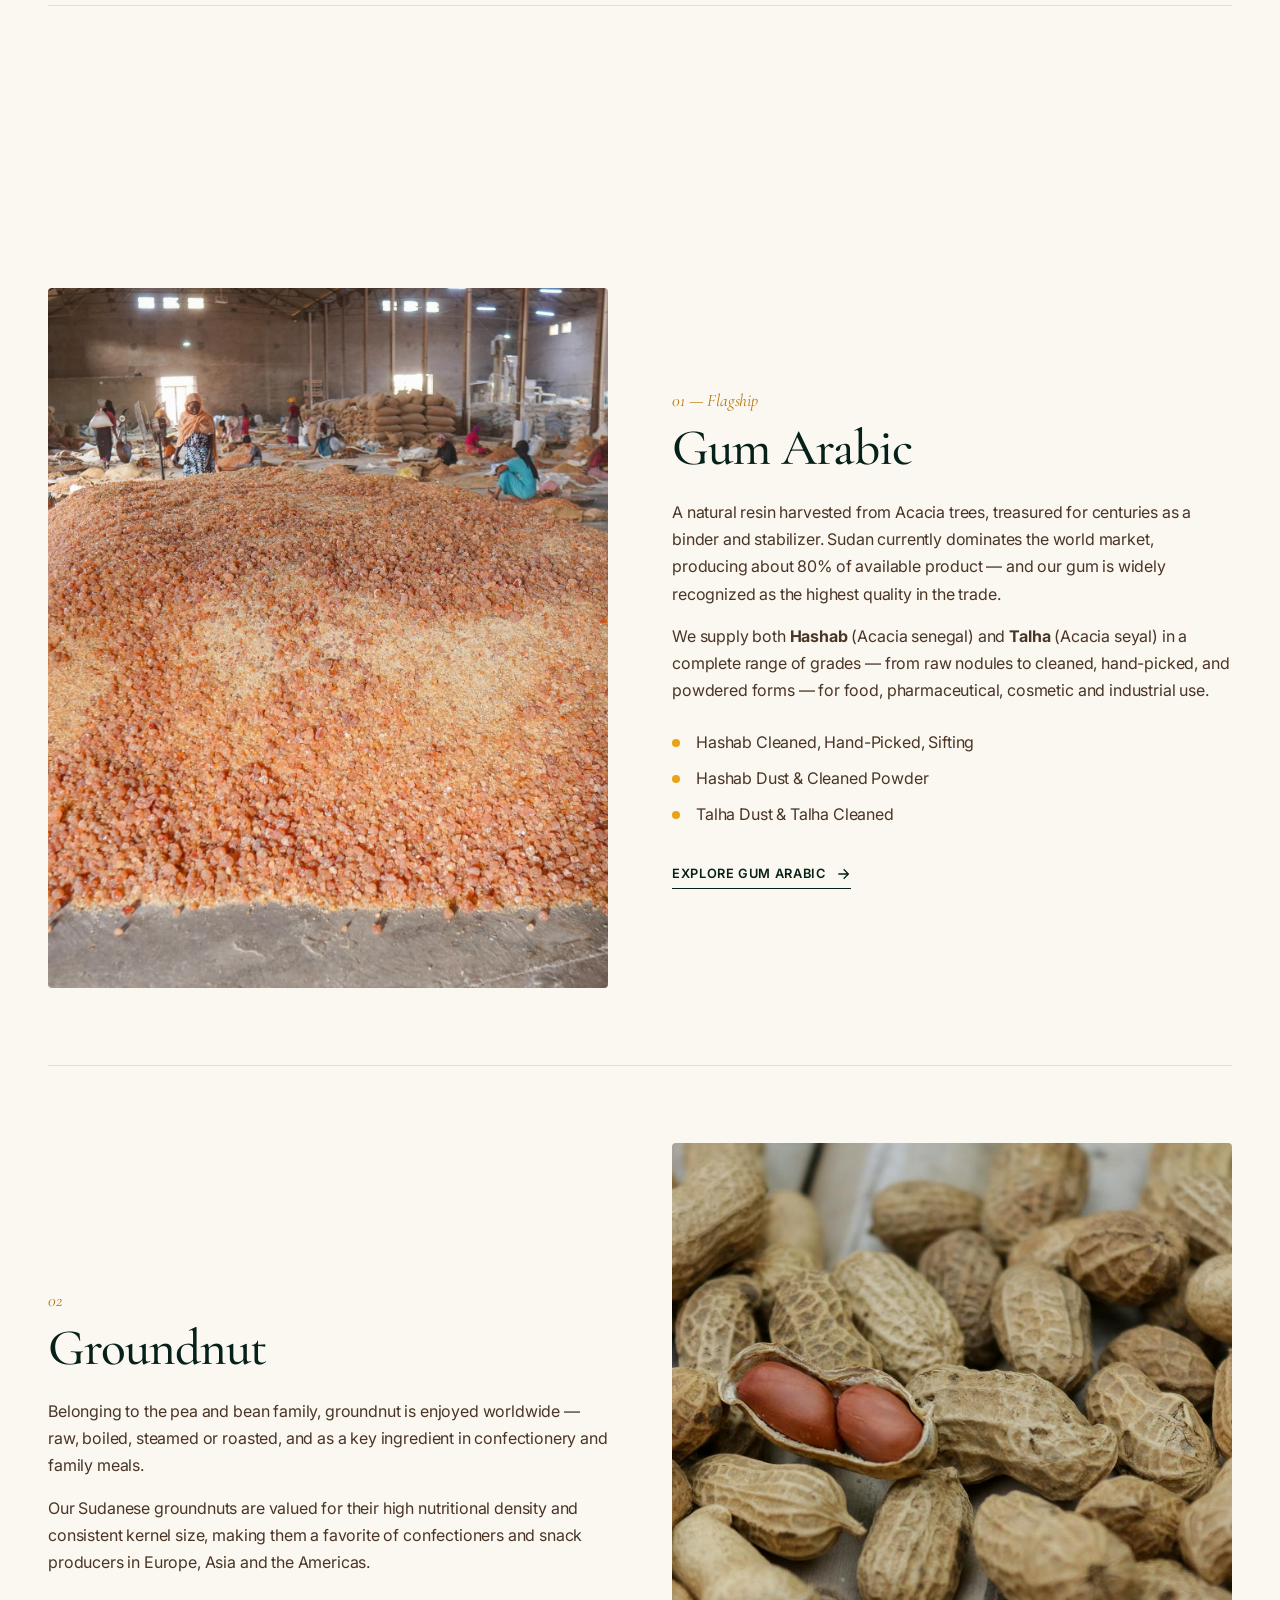
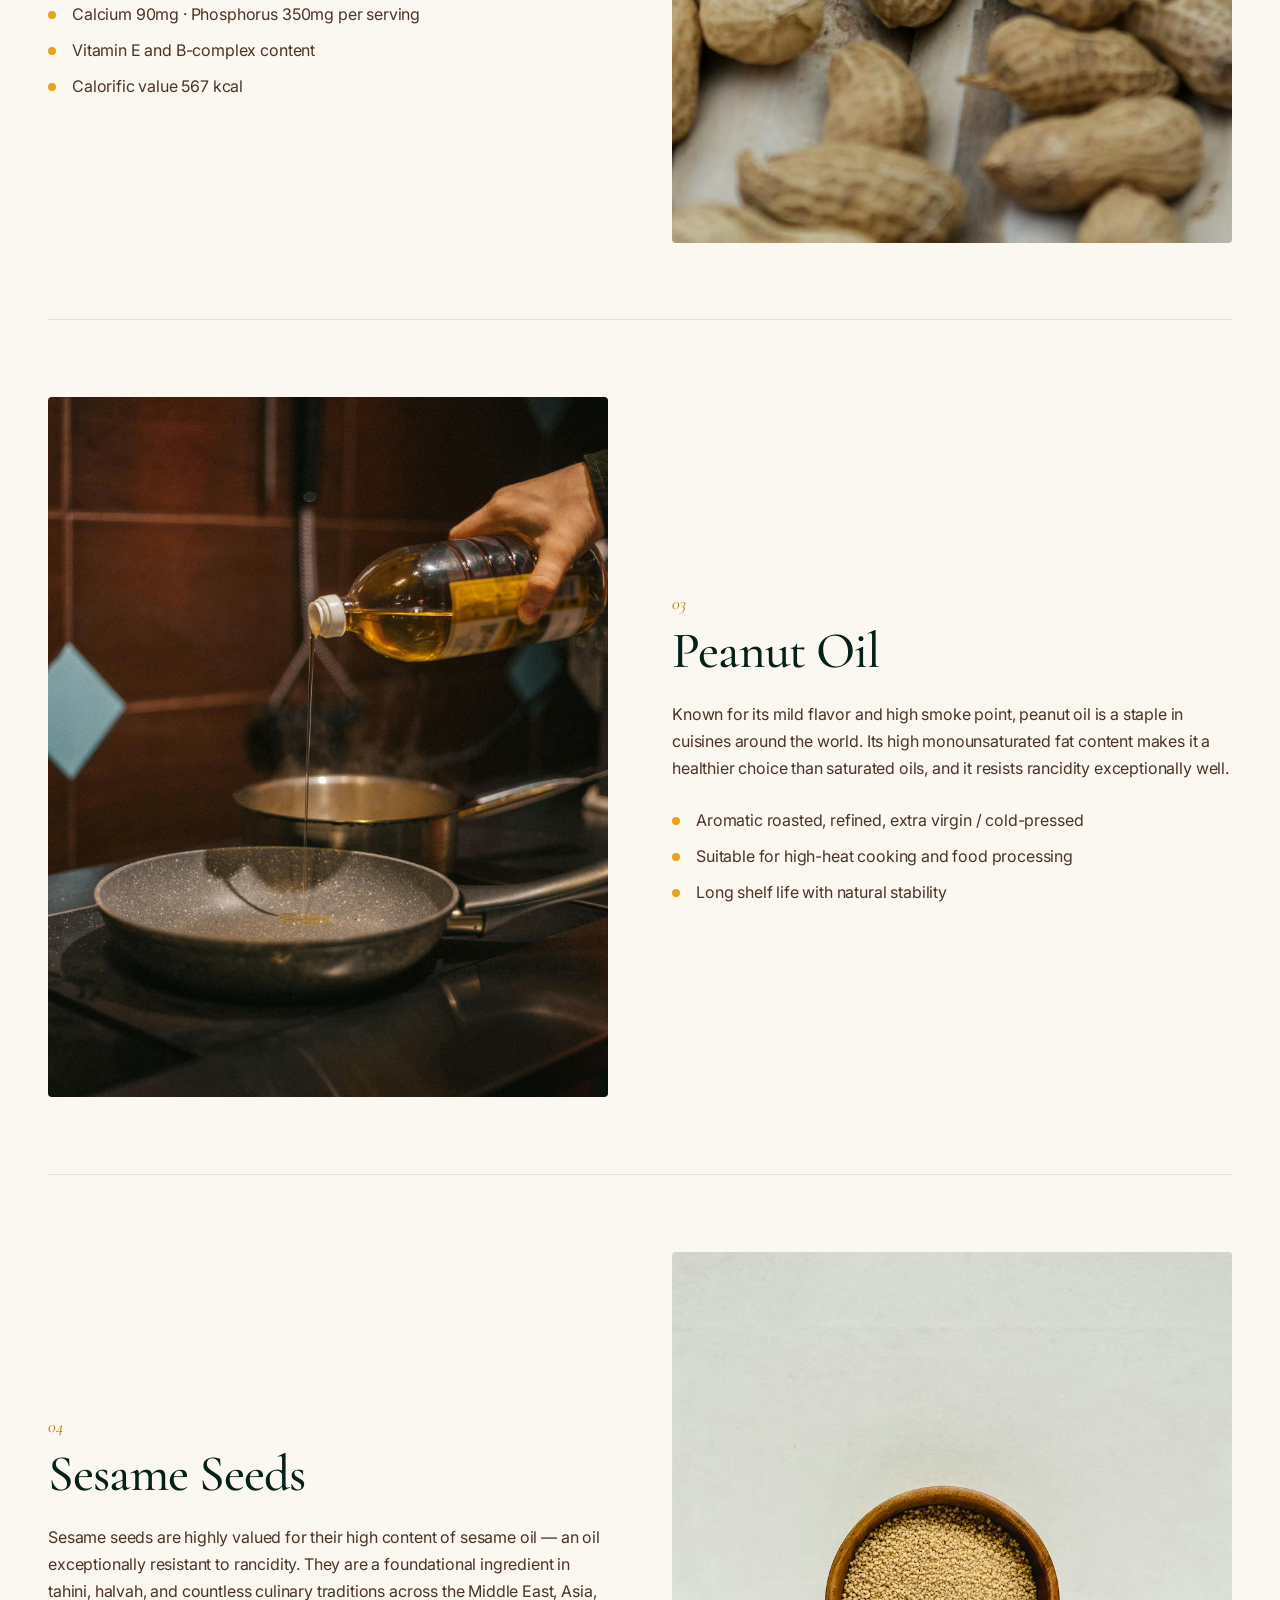
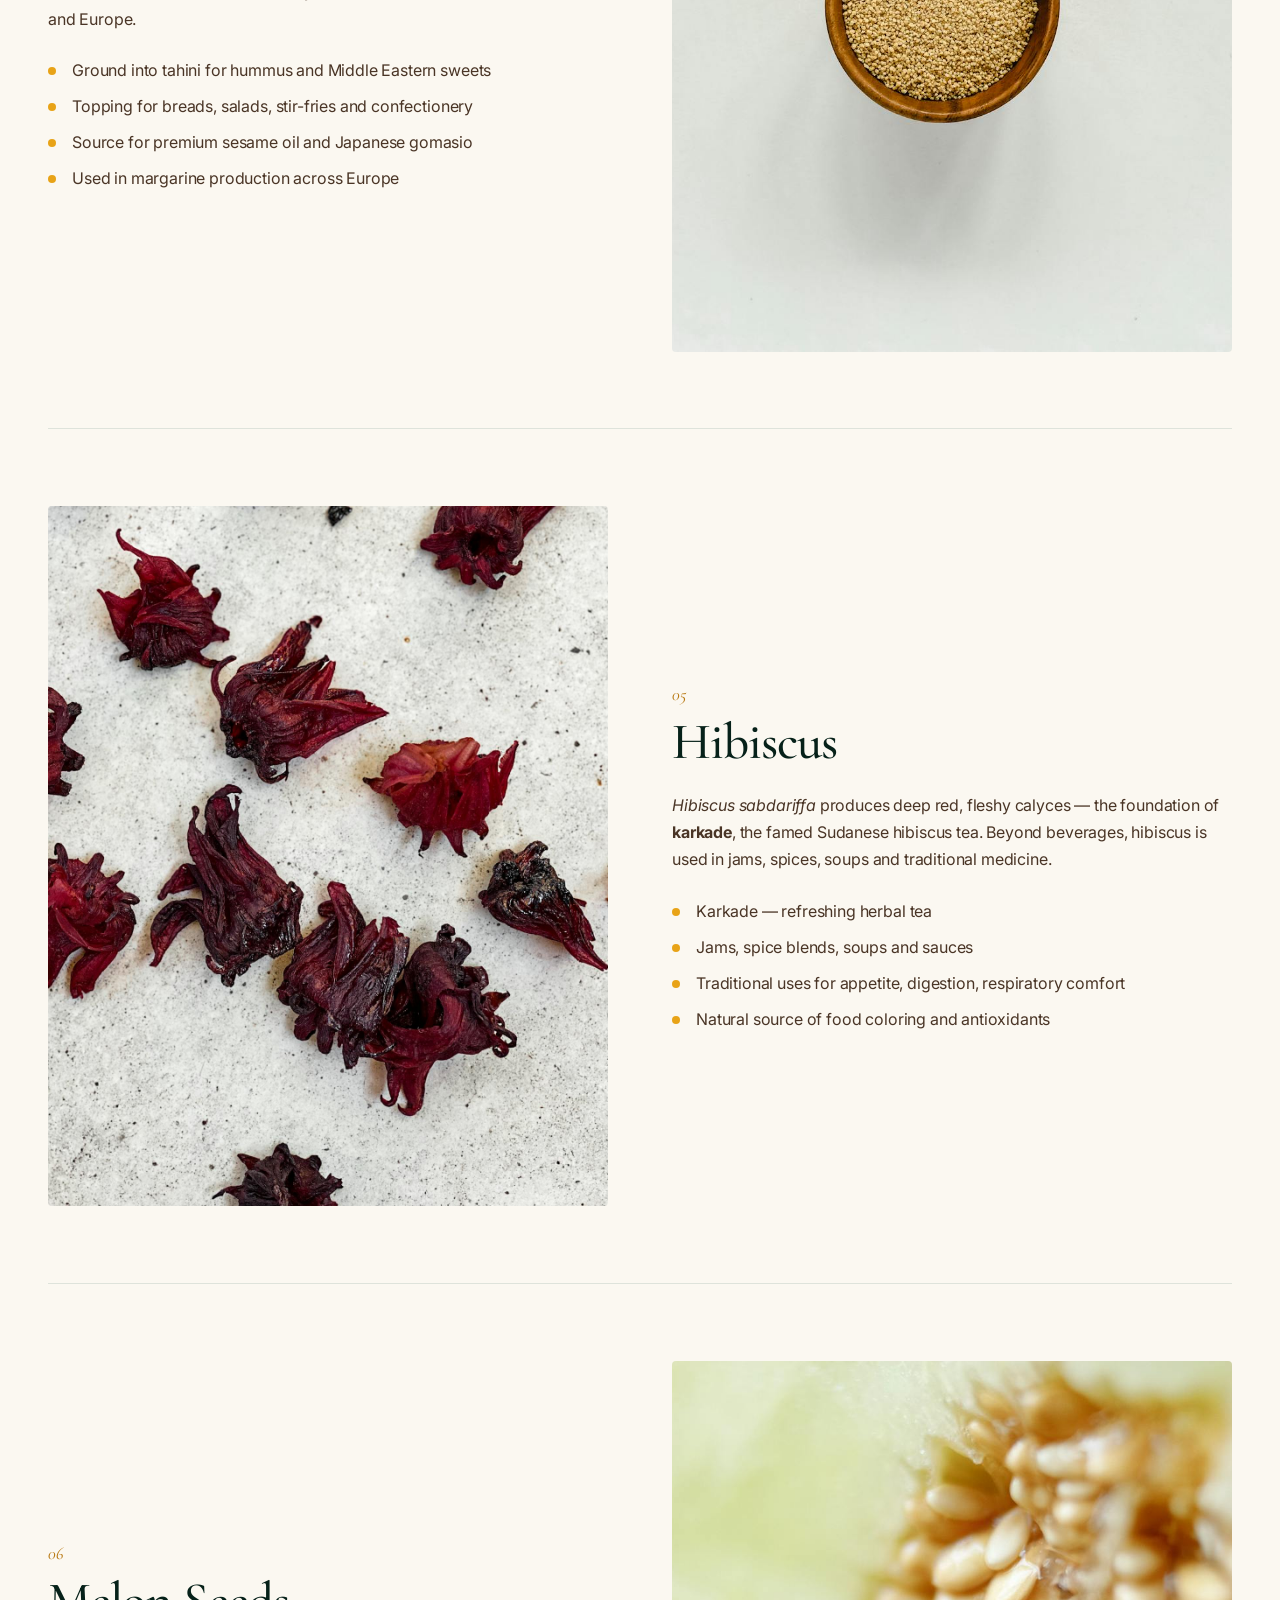
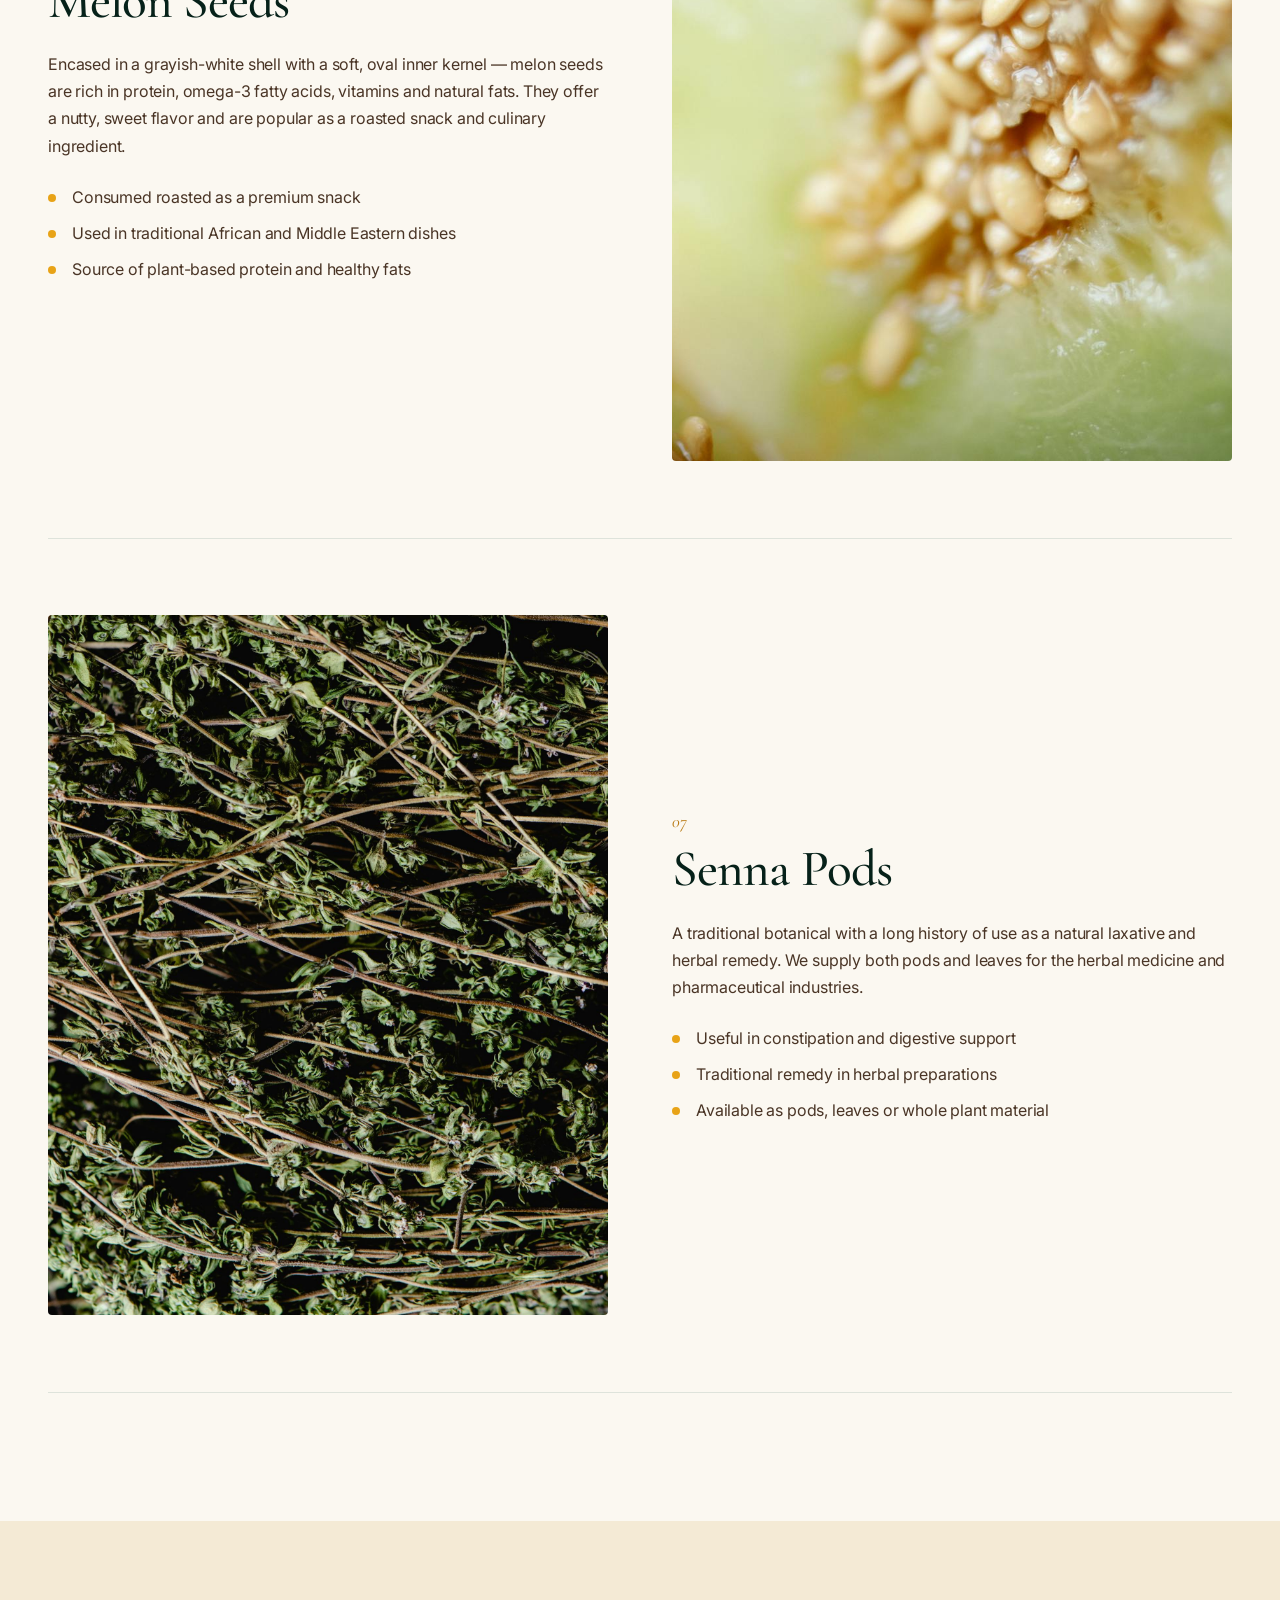
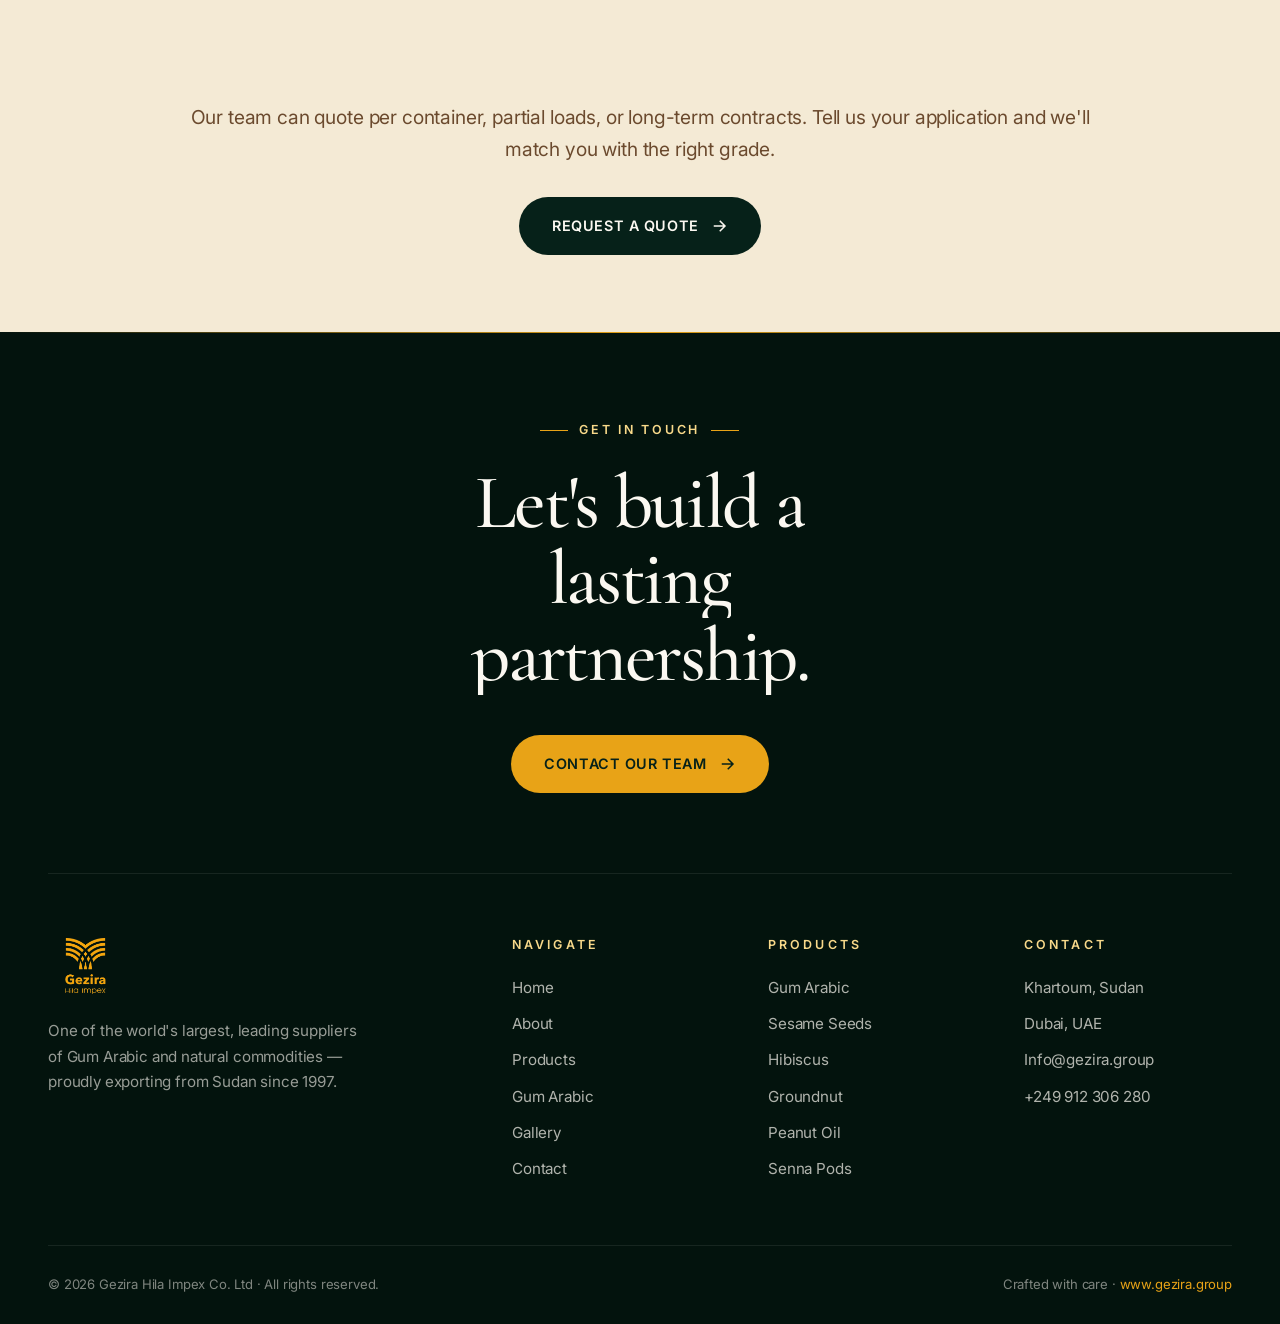
<file: products.html>
<!DOCTYPE html>
<html lang="en">
<head>
  <meta charset="UTF-8" />
  <meta name="viewport" content="width=device-width, initial-scale=1.0" />
  <title>Products — Gezira Hila Impex · Gum Arabic, Sesame, Hibiscus & more</title>
  <meta name="description" content="Explore the full range of natural commodities exported by Gezira Hila Impex: Gum Arabic, Sesame Seeds, Hibiscus, Groundnut, Peanut Oil, Melon Seeds and Senna Pods." />
  <link rel="icon" type="image/png" href="assets/img/logo-gold.png" />
  <link rel="preconnect" href="https://fonts.googleapis.com" />
  <link rel="preconnect" href="https://fonts.gstatic.com" crossorigin />
  <link href="https://fonts.googleapis.com/css2?family=Cormorant+Garamond:ital,wght@0,400;0,500;0,600;0,700;1,400;1,500&family=Inter:wght@300;400;500;600;700&family=JetBrains+Mono:wght@400;500&display=swap" rel="stylesheet" />
  <link rel="stylesheet" href="assets/css/main.css" />
  <link rel="stylesheet" href="assets/css/pages.css" />
</head>
<body>

  <div class="loader" aria-hidden="true">
    <div class="loader-mark"><img src="assets/img/logo-gold.png" alt="" /></div>
  </div>

  <header class="site-header">
    <div class="container nav">
      <a href="index.html" class="nav-brand">
        <img src="assets/img/logo-white.png" alt="Gezira Hila Impex" class="logo-light" />
        <img src="assets/img/logo-green.png" alt="Gezira Hila Impex" class="logo-dark" />
        <span class="nav-brand-text">
          <span class="name">Gezira</span>
          <span class="sub">Hila Impex · Since 1997</span>
        </span>
      </a>
      <ul class="nav-links">
        <li><a href="index.html" class="nav-link">Home</a></li>
        <li><a href="about.html" class="nav-link">About</a></li>
        <li><a href="products.html" class="nav-link">Products</a></li>
        <li><a href="gum-arabic.html" class="nav-link">Gum Arabic</a></li>
        <li><a href="gallery.html" class="nav-link">Gallery</a></li>
        <li><a href="contact.html" class="nav-link">Contact</a></li>
      </ul>
      <a href="contact.html" class="nav-cta">
        Get in Touch
        <svg class="arrow" viewBox="0 0 24 24" fill="none" stroke="currentColor" stroke-width="2"><path d="M5 12h14M13 5l7 7-7 7"/></svg>
      </a>
      <button class="nav-toggle" aria-label="Menu"><span></span><span></span><span></span></button>
    </div>
  </header>

  <!-- PAGE HERO -->
  <section class="page-hero">
    <div class="page-hero-bg" style="background-image:url('Gallery/g4.jpeg')"></div>
    <div class="container">
      <div class="breadcrumb" data-reveal="fade">
        <a href="index.html">Home</a><span class="sep">/</span><span>Products</span>
      </div>
      <h1 class="page-hero-title reveal-words">Nature's pantry, <span class="em">graded</span> and ready.</h1>
      <p class="lead" data-reveal style="color: rgba(251,248,241,0.85); max-width: 56ch; --delay:0.4s;">
        Seven flagship commodities sourced from the African Gum Belt and Sudan's most fertile growing regions — graded to specification, packed for export.
      </p>
    </div>
  </section>

  <!-- PRODUCT INDEX (Quick list) -->
  <section class="section-sm">
    <div class="container">
      <div class="product-list">
        <a href="#gum-arabic" class="product-row">
          <div class="product-row-name"><span class="product-row-num">01</span> Gum Arabic</div>
          <div class="product-row-desc">Sudan's flagship export — natural binder, stabilizer and emulsifier.</div>
          <div class="product-row-tags"><span class="tag">Hashab</span><span class="tag">Talha</span></div>
          <div class="product-row-arrow">
            <svg width="16" height="16" viewBox="0 0 24 24" fill="none" stroke="currentColor" stroke-width="2"><path d="M5 12h14M13 5l7 7-7 7"/></svg>
          </div>
        </a>
        <a href="#groundnut" class="product-row">
          <div class="product-row-name"><span class="product-row-num">02</span> Groundnut</div>
          <div class="product-row-desc">Protein-rich legume, raw or roasted, popular worldwide.</div>
          <div class="product-row-tags"><span class="tag">Whole</span><span class="tag">In-Shell</span></div>
          <div class="product-row-arrow">
            <svg width="16" height="16" viewBox="0 0 24 24" fill="none" stroke="currentColor" stroke-width="2"><path d="M5 12h14M13 5l7 7-7 7"/></svg>
          </div>
        </a>
        <a href="#peanut-oil" class="product-row">
          <div class="product-row-name"><span class="product-row-num">03</span> Peanut Oil</div>
          <div class="product-row-desc">Mild flavor, high smoke point — refined and cold-pressed varieties.</div>
          <div class="product-row-tags"><span class="tag">Refined</span><span class="tag">Cold-Pressed</span></div>
          <div class="product-row-arrow">
            <svg width="16" height="16" viewBox="0 0 24 24" fill="none" stroke="currentColor" stroke-width="2"><path d="M5 12h14M13 5l7 7-7 7"/></svg>
          </div>
        </a>
        <a href="#sesame" class="product-row">
          <div class="product-row-name"><span class="product-row-num">04</span> Sesame Seeds</div>
          <div class="product-row-desc">Premium oil-rich seeds for tahini, halvah, bakery and confectionery.</div>
          <div class="product-row-tags"><span class="tag">White</span><span class="tag">Mixed</span></div>
          <div class="product-row-arrow">
            <svg width="16" height="16" viewBox="0 0 24 24" fill="none" stroke="currentColor" stroke-width="2"><path d="M5 12h14M13 5l7 7-7 7"/></svg>
          </div>
        </a>
        <a href="#hibiscus" class="product-row">
          <div class="product-row-name"><span class="product-row-num">05</span> Hibiscus</div>
          <div class="product-row-desc">Vibrant calyces for karkade tea, jams, sauces and herbal blends.</div>
          <div class="product-row-tags"><span class="tag">Whole</span><span class="tag">Cut</span></div>
          <div class="product-row-arrow">
            <svg width="16" height="16" viewBox="0 0 24 24" fill="none" stroke="currentColor" stroke-width="2"><path d="M5 12h14M13 5l7 7-7 7"/></svg>
          </div>
        </a>
        <a href="#melon" class="product-row">
          <div class="product-row-name"><span class="product-row-num">06</span> Melon Seeds</div>
          <div class="product-row-desc">Nutty, omega-3 rich kernels for snacking and traditional cuisines.</div>
          <div class="product-row-tags"><span class="tag">Roasted</span></div>
          <div class="product-row-arrow">
            <svg width="16" height="16" viewBox="0 0 24 24" fill="none" stroke="currentColor" stroke-width="2"><path d="M5 12h14M13 5l7 7-7 7"/></svg>
          </div>
        </a>
        <a href="#senna" class="product-row">
          <div class="product-row-name"><span class="product-row-num">07</span> Senna Pods</div>
          <div class="product-row-desc">Traditional botanical with established medicinal applications.</div>
          <div class="product-row-tags"><span class="tag">Pods</span><span class="tag">Leaves</span></div>
          <div class="product-row-arrow">
            <svg width="16" height="16" viewBox="0 0 24 24" fill="none" stroke="currentColor" stroke-width="2"><path d="M5 12h14M13 5l7 7-7 7"/></svg>
          </div>
        </a>
      </div>
    </div>
  </section>

  <!-- DETAILED CARDS -->
  <section class="section">
    <div class="container">

      <!-- 1. Gum Arabic -->
      <article id="gum-arabic" class="product-detail">
        <div class="product-detail-img img-reveal">
          <div class="bg" style="background-image:url('Gallery/g1.jpeg')"></div>
        </div>
        <div>
          <div class="product-detail-num">01 — Flagship</div>
          <h2 class="product-detail-title reveal-words">Gum Arabic</h2>
          <p data-reveal>
            A natural resin harvested from Acacia trees, treasured for centuries as a binder and stabilizer. Sudan currently dominates the world market, producing about 80% of available product — and our gum is widely recognized as the highest quality in the trade.
          </p>
          <p data-reveal style="--delay:0.1s">
            We supply both <strong>Hashab</strong> (Acacia senegal) and <strong>Talha</strong> (Acacia seyal) in a complete range of grades — from raw nodules to cleaned, hand-picked, and powdered forms — for food, pharmaceutical, cosmetic and industrial use.
          </p>
          <ul data-reveal style="--delay:0.2s">
            <li>Hashab Cleaned, Hand-Picked, Sifting</li>
            <li>Hashab Dust & Cleaned Powder</li>
            <li>Talha Dust & Talha Cleaned</li>
          </ul>
          <div data-reveal style="--delay:0.4s; margin-top: 2rem;">
            <a href="gum-arabic.html" class="btn-link">Explore Gum Arabic
              <svg class="arrow" viewBox="0 0 24 24" fill="none" stroke="currentColor" stroke-width="2"><path d="M5 12h14M13 5l7 7-7 7"/></svg>
            </a>
          </div>
        </div>
      </article>

      <!-- 2. Groundnut -->
      <article id="groundnut" class="product-detail">
        <div class="product-detail-img img-reveal">
          <div class="bg" style="background-image:url('assets/img/products/peanut.jpg')"></div>
        </div>
        <div>
          <div class="product-detail-num">02</div>
          <h2 class="product-detail-title reveal-words">Groundnut</h2>
          <p data-reveal>
            Belonging to the pea and bean family, groundnut is enjoyed worldwide — raw, boiled, steamed or roasted, and as a key ingredient in confectionery and family meals.
          </p>
          <p data-reveal style="--delay:0.1s">
            Our Sudanese groundnuts are valued for their high nutritional density and consistent kernel size, making them a favorite of confectioners and snack producers in Europe, Asia and the Americas.
          </p>
          <ul data-reveal style="--delay:0.2s">
            <li>Calcium 90mg · Phosphorus 350mg per serving</li>
            <li>Vitamin E and B-complex content</li>
            <li>Calorific value 567 kcal</li>
          </ul>
        </div>
      </article>

      <!-- 3. Peanut Oil -->
      <article id="peanut-oil" class="product-detail">
        <div class="product-detail-img img-reveal">
          <div class="bg" style="background-image:url('assets/img/products/peanut-oil.jpg')"></div>
        </div>
        <div>
          <div class="product-detail-num">03</div>
          <h2 class="product-detail-title reveal-words">Peanut Oil</h2>
          <p data-reveal>
            Known for its mild flavor and high smoke point, peanut oil is a staple in cuisines around the world. Its high monounsaturated fat content makes it a healthier choice than saturated oils, and it resists rancidity exceptionally well.
          </p>
          <ul data-reveal style="--delay:0.2s">
            <li>Aromatic roasted, refined, extra virgin / cold-pressed</li>
            <li>Suitable for high-heat cooking and food processing</li>
            <li>Long shelf life with natural stability</li>
          </ul>
        </div>
      </article>

      <!-- 4. Sesame -->
      <article id="sesame" class="product-detail">
        <div class="product-detail-img img-reveal">
          <div class="bg" style="background-image:url('assets/img/products/sesame.jpg')"></div>
        </div>
        <div>
          <div class="product-detail-num">04</div>
          <h2 class="product-detail-title reveal-words">Sesame Seeds</h2>
          <p data-reveal>
            Sesame seeds are highly valued for their high content of sesame oil — an oil exceptionally resistant to rancidity. They are a foundational ingredient in tahini, halvah, and countless culinary traditions across the Middle East, Asia, and Europe.
          </p>
          <ul data-reveal style="--delay:0.2s">
            <li>Ground into tahini for hummus and Middle Eastern sweets</li>
            <li>Topping for breads, salads, stir-fries and confectionery</li>
            <li>Source for premium sesame oil and Japanese gomasio</li>
            <li>Used in margarine production across Europe</li>
          </ul>
        </div>
      </article>

      <!-- 5. Hibiscus -->
      <article id="hibiscus" class="product-detail">
        <div class="product-detail-img img-reveal">
          <div class="bg" style="background-image:url('assets/img/products/hibiscus.jpg')"></div>
        </div>
        <div>
          <div class="product-detail-num">05</div>
          <h2 class="product-detail-title reveal-words">Hibiscus</h2>
          <p data-reveal>
            <em>Hibiscus sabdariffa</em> produces deep red, fleshy calyces — the foundation of <strong>karkade</strong>, the famed Sudanese hibiscus tea. Beyond beverages, hibiscus is used in jams, spices, soups and traditional medicine.
          </p>
          <ul data-reveal style="--delay:0.2s">
            <li>Karkade — refreshing herbal tea</li>
            <li>Jams, spice blends, soups and sauces</li>
            <li>Traditional uses for appetite, digestion, respiratory comfort</li>
            <li>Natural source of food coloring and antioxidants</li>
          </ul>
        </div>
      </article>

      <!-- 6. Melon Seeds -->
      <article id="melon" class="product-detail">
        <div class="product-detail-img img-reveal">
          <div class="bg" style="background-image:url('assets/img/products/melon-seeds.jpg')"></div>
        </div>
        <div>
          <div class="product-detail-num">06</div>
          <h2 class="product-detail-title reveal-words">Melon Seeds</h2>
          <p data-reveal>
            Encased in a grayish-white shell with a soft, oval inner kernel — melon seeds are rich in protein, omega-3 fatty acids, vitamins and natural fats. They offer a nutty, sweet flavor and are popular as a roasted snack and culinary ingredient.
          </p>
          <ul data-reveal style="--delay:0.2s">
            <li>Consumed roasted as a premium snack</li>
            <li>Used in traditional African and Middle Eastern dishes</li>
            <li>Source of plant-based protein and healthy fats</li>
          </ul>
        </div>
      </article>

      <!-- 7. Senna Pods -->
      <article id="senna" class="product-detail">
        <div class="product-detail-img img-reveal">
          <div class="bg" style="background-image:url('assets/img/products/senna.jpg')"></div>
        </div>
        <div>
          <div class="product-detail-num">07</div>
          <h2 class="product-detail-title reveal-words">Senna Pods</h2>
          <p data-reveal>
            A traditional botanical with a long history of use as a natural laxative and herbal remedy. We supply both pods and leaves for the herbal medicine and pharmaceutical industries.
          </p>
          <ul data-reveal style="--delay:0.2s">
            <li>Useful in constipation and digestive support</li>
            <li>Traditional remedy in herbal preparations</li>
            <li>Available as pods, leaves or whole plant material</li>
          </ul>
        </div>
      </article>

    </div>
  </section>

  <!-- CTA -->
  <section class="section-sm bg-sand">
    <div class="container container-narrow text-center">
      <div class="eyebrow center" data-reveal>Custom Specifications Welcome</div>
      <h3 class="h3 reveal-words" style="margin-top: 1.5rem;">Need a specific grade or volume? <span class="text-italic-serif text-gold">Let's talk.</span></h3>
      <p class="lead" data-reveal style="--delay:0.2s; margin-top: 1rem;">
        Our team can quote per container, partial loads, or long-term contracts. Tell us your application and we'll match you with the right grade.
      </p>
      <div data-reveal style="margin-top: 2rem; --delay:0.4s;">
        <a href="contact.html" class="btn btn-dark">Request a Quote
          <svg class="arrow" viewBox="0 0 24 24" fill="none" stroke="currentColor" stroke-width="2"><path d="M5 12h14M13 5l7 7-7 7"/></svg>
        </a>
      </div>
    </div>
  </section>

  <!-- FOOTER -->
  <footer class="site-footer">
    <div class="container">
      <div class="footer-cta">
        <div class="eyebrow center" data-reveal style="color: var(--gold-soft);">Get in Touch</div>
        <h2 class="footer-cta-title reveal-words">Let's build a <span class="em">lasting</span> partnership.</h2>
        <a href="contact.html" class="btn btn-primary">Contact Our Team
          <svg class="arrow" viewBox="0 0 24 24" fill="none" stroke="currentColor" stroke-width="2"><path d="M5 12h14M13 5l7 7-7 7"/></svg>
        </a>
      </div>

      <div class="footer-grid">
        <div class="footer-col footer-brand">
          <img src="assets/img/logo-gold.png" alt="Gezira Hila Impex" />
          <p>One of the world's largest, leading suppliers of Gum Arabic and natural commodities — proudly exporting from Sudan since 1997.</p>
        </div>
        <div class="footer-col">
          <h5>Navigate</h5>
          <ul>
            <li><a href="index.html">Home</a></li>
            <li><a href="about.html">About</a></li>
            <li><a href="products.html">Products</a></li>
            <li><a href="gum-arabic.html">Gum Arabic</a></li>
            <li><a href="gallery.html">Gallery</a></li>
            <li><a href="contact.html">Contact</a></li>
          </ul>
        </div>
        <div class="footer-col">
          <h5>Products</h5>
          <ul>
            <li><a href="gum-arabic.html">Gum Arabic</a></li>
            <li><a href="products.html#sesame">Sesame Seeds</a></li>
            <li><a href="products.html#hibiscus">Hibiscus</a></li>
            <li><a href="products.html#groundnut">Groundnut</a></li>
            <li><a href="products.html#peanut-oil">Peanut Oil</a></li>
            <li><a href="products.html#senna">Senna Pods</a></li>
          </ul>
        </div>
        <div class="footer-col">
          <h5>Contact</h5>
          <ul>
            <li>Khartoum, Sudan</li>
            <li>Dubai, UAE</li>
            <li><a href="mailto:Info@gezira.group">Info@gezira.group</a></li>
            <li><a href="tel:+249912306280">+249 912 306 280</a></li>
          </ul>
        </div>
      </div>

      <div class="footer-bottom">
        <div>© <span data-year>2024</span> Gezira Hila Impex Co. Ltd · All rights reserved.</div>
        <div>Crafted with care · <a href="https://www.gezira.group" style="color: var(--gold);">www.gezira.group</a></div>
      </div>
    </div>
  </footer>

  <script src="assets/js/main.js"></script>
</body>
</html>
</file>
<file: assets/css/main.css>
/* ==========================================================================
   GEZIRA HILA IMPEX — Design System
   ========================================================================== */

:root {
  /* Brand Palette */
  --gold: #e8a317;
  --gold-light: #f4c258;
  --gold-soft: #f8d98a;
  --gold-dark: #b87810;
  --green: #0f4a39;
  --green-mid: #1e6b54;
  --green-light: #2d8a6e;
  --green-dark: #062119;
  --green-deep: #03130d;
  --cream: #f8f1e0;
  --cream-light: #fbf8f1;
  --sand: #f4ead5;
  --sand-dark: #e6d6b0;
  --brown: #4a3526;
  --brown-warm: #6b4a2e;
  --charcoal: #1a1a1a;
  --ink: #0d0d0d;
  --line: rgba(15, 74, 57, 0.12);
  --line-light: rgba(15, 74, 57, 0.06);

  /* Typography */
  --font-display: 'Cormorant Garamond', 'Playfair Display', 'Times New Roman', Georgia, serif;
  --font-sans: 'Inter', 'Manrope', -apple-system, BlinkMacSystemFont, 'Segoe UI', Roboto, sans-serif;
  --font-mono: 'JetBrains Mono', 'Courier New', monospace;

  /* Layout */
  --container: 1320px;
  --container-narrow: 1040px;
  --container-tight: 820px;
  --pad-x: clamp(1.25rem, 4vw, 3rem);
  --section-py: clamp(5rem, 10vw, 9rem);
  --radius: 4px;
  --radius-lg: 12px;

  /* Motion */
  --ease: cubic-bezier(0.65, 0, 0.35, 1);
  --ease-out: cubic-bezier(0.16, 1, 0.3, 1);
  --ease-in-out: cubic-bezier(0.83, 0, 0.17, 1);
  --dur-fast: 0.3s;
  --dur: 0.6s;
  --dur-slow: 1.1s;

  /* Shadows */
  --shadow-sm: 0 4px 12px rgba(6, 33, 25, 0.06);
  --shadow: 0 10px 40px rgba(6, 33, 25, 0.1);
  --shadow-lg: 0 30px 80px rgba(6, 33, 25, 0.18);
}

/* ==========================================================================
   Reset & Base
   ========================================================================== */

*, *::before, *::after { box-sizing: border-box; margin: 0; padding: 0; }

html {
  scroll-behavior: smooth;
  -webkit-text-size-adjust: 100%;
  -webkit-font-smoothing: antialiased;
  -moz-osx-font-smoothing: grayscale;
  text-rendering: optimizeLegibility;
}

body {
  font-family: var(--font-sans);
  font-size: 16px;
  line-height: 1.65;
  color: var(--ink);
  background: var(--cream-light);
  overflow-x: hidden;
  font-weight: 400;
  letter-spacing: -0.01em;
}

img, picture, video, svg {
  max-width: 100%;
  display: block;
  height: auto;
}

a {
  color: inherit;
  text-decoration: none;
  transition: color var(--dur-fast) var(--ease);
}

button {
  font: inherit;
  border: 0;
  background: none;
  cursor: pointer;
  color: inherit;
}

input, textarea, select {
  font: inherit;
  color: inherit;
}

::selection { background: var(--gold); color: var(--green-dark); }

/* ==========================================================================
   Typography
   ========================================================================== */

.font-display { font-family: var(--font-display); font-weight: 500; }
.font-mono { font-family: var(--font-mono); }

h1, h2, h3, h4, h5, h6 {
  font-family: var(--font-display);
  font-weight: 500;
  line-height: 1.05;
  letter-spacing: -0.02em;
  color: var(--green-dark);
}

.h-display {
  font-size: clamp(3rem, 8vw, 7.5rem);
  line-height: 0.95;
  letter-spacing: -0.04em;
  font-weight: 500;
}

.h-hero {
  font-size: clamp(2.5rem, 6.5vw, 5.5rem);
  line-height: 1;
  letter-spacing: -0.03em;
}

h1, .h1 { font-size: clamp(2.4rem, 5.5vw, 4.5rem); }
h2, .h2 { font-size: clamp(2rem, 4.2vw, 3.5rem); }
h3, .h3 { font-size: clamp(1.5rem, 2.6vw, 2.2rem); }
h4, .h4 { font-size: clamp(1.2rem, 1.8vw, 1.5rem); font-family: var(--font-sans); font-weight: 600; letter-spacing: -0.01em; }

p { line-height: 1.7; color: var(--brown); }
.lead { font-size: clamp(1.05rem, 1.5vw, 1.25rem); line-height: 1.65; color: var(--brown-warm); }

.eyebrow {
  display: inline-flex;
  align-items: center;
  gap: 0.7rem;
  font-family: var(--font-sans);
  font-size: 0.78rem;
  font-weight: 600;
  letter-spacing: 0.22em;
  text-transform: uppercase;
  color: var(--gold-dark);
}
.eyebrow::before {
  content: '';
  width: 28px;
  height: 1px;
  background: var(--gold);
}
.eyebrow.center::after {
  content: '';
  width: 28px;
  height: 1px;
  background: var(--gold);
}

.text-italic-serif { font-style: italic; font-family: var(--font-display); }
.text-gold { color: var(--gold-dark); }
.text-green { color: var(--green); }
.text-cream { color: var(--cream-light); }

/* ==========================================================================
   Layout
   ========================================================================== */

.container { width: 100%; max-width: var(--container); margin: 0 auto; padding-inline: var(--pad-x); }
.container-narrow { width: 100%; max-width: var(--container-narrow); margin: 0 auto; padding-inline: var(--pad-x); }
.container-tight { width: 100%; max-width: var(--container-tight); margin: 0 auto; padding-inline: var(--pad-x); }

section { position: relative; }
.section { padding-block: var(--section-py); }
.section-sm { padding-block: clamp(3rem, 6vw, 5rem); }

.grid { display: grid; gap: 2rem; }

/* ==========================================================================
   Navigation / Header
   ========================================================================== */

.site-header {
  position: fixed;
  top: 0;
  left: 0;
  right: 0;
  z-index: 100;
  padding: 1.25rem 0;
  transition: all 0.5s var(--ease);
  pointer-events: none;
}

.site-header > * { pointer-events: auto; }

.site-header.is-scrolled {
  background: rgba(251, 248, 241, 0.97);
  padding: 0.75rem 0;
  box-shadow: 0 1px 0 var(--line-light);
}
@media (min-width: 901px) {
  /* backdrop-filter creates a containing block; only safe to use where
     the mobile menu (which is position:fixed inside the header) is hidden. */
  .site-header.is-scrolled {
    background: rgba(251, 248, 241, 0.85);
    backdrop-filter: blur(18px);
    -webkit-backdrop-filter: blur(18px);
  }
}

.nav {
  display: flex;
  align-items: center;
  justify-content: space-between;
  gap: 2rem;
}

.nav-brand {
  display: flex;
  align-items: center;
  gap: 0.75rem;
  font-family: var(--font-display);
  font-size: 1.5rem;
  font-weight: 600;
  color: var(--cream-light);
  letter-spacing: -0.01em;
  z-index: 102;
  position: relative;
}

.nav-brand img {
  height: 44px;
  width: auto;
  transition: opacity 0.4s var(--ease);
}

.nav-brand .logo-light { display: block; }
.nav-brand .logo-dark { display: none; }

.site-header.is-scrolled .nav-brand { color: var(--green-dark); }
.site-header.is-scrolled .nav-brand .logo-light { display: none; }
.site-header.is-scrolled .nav-brand .logo-dark { display: block; }

.nav-brand-text { display: flex; flex-direction: column; line-height: 1; }
.nav-brand-text .name { font-weight: 600; font-size: 1.15rem; letter-spacing: 0.04em; }
.nav-brand-text .sub { font-size: 0.66rem; letter-spacing: 0.3em; text-transform: uppercase; opacity: 0.8; font-family: var(--font-sans); margin-top: 4px; }

.nav-links {
  display: flex;
  align-items: center;
  gap: 2.25rem;
  list-style: none;
  font-size: 0.9rem;
  font-weight: 500;
  color: var(--cream-light);
}

.site-header.is-scrolled .nav-links { color: var(--green-dark); }

.nav-link {
  position: relative;
  padding: 0.5rem 0;
  letter-spacing: 0.02em;
}

.nav-link::after {
  content: '';
  position: absolute;
  left: 0;
  bottom: 0;
  width: 100%;
  height: 1px;
  background: currentColor;
  transform: scaleX(0);
  transform-origin: right;
  transition: transform 0.4s var(--ease);
}
.nav-link:hover::after, .nav-link.is-active::after {
  transform: scaleX(1);
  transform-origin: left;
}
.nav-link.is-active { color: var(--gold); }
.site-header.is-scrolled .nav-link.is-active { color: var(--gold-dark); }

.nav-cta {
  display: inline-flex;
  align-items: center;
  gap: 0.5rem;
  padding: 0.7rem 1.4rem;
  background: var(--gold);
  color: var(--green-dark);
  border-radius: 999px;
  font-weight: 600;
  font-size: 0.85rem;
  letter-spacing: 0.02em;
  transition: all 0.4s var(--ease);
}
.nav-cta:hover { background: var(--green-dark); color: var(--gold); }

.nav-toggle {
  display: none;
  width: 44px;
  height: 44px;
  position: relative;
  z-index: 102;
}
.nav-toggle span {
  display: block;
  width: 26px;
  height: 1.5px;
  background: var(--cream-light);
  margin: 6px auto;
  transition: all 0.4s var(--ease);
}
.site-header.is-scrolled .nav-toggle span { background: var(--green-dark); }
.nav-toggle.is-open span { background: var(--cream-light); }
.nav-toggle.is-open span:nth-child(1) { transform: translateY(7.5px) rotate(45deg); }
.nav-toggle.is-open span:nth-child(2) { opacity: 0; }
.nav-toggle.is-open span:nth-child(3) { transform: translateY(-7.5px) rotate(-45deg); }

@media (max-width: 900px) {
  .nav-toggle { display: block; }
  .nav-cta { display: none; }
  .nav-links {
    position: fixed;
    inset: 0;
    background: var(--green-dark);
    color: var(--cream-light);
    flex-direction: column;
    justify-content: center;
    gap: 2rem;
    font-size: 1.6rem;
    font-family: var(--font-display);
    transform: translateY(-100%);
    transition: transform 0.6s var(--ease-in-out);
    z-index: 101;
  }
  .nav-links.is-open { transform: translateY(0); }
}

/* ==========================================================================
   Buttons
   ========================================================================== */

.btn {
  display: inline-flex;
  align-items: center;
  gap: 0.7rem;
  padding: 1rem 2rem;
  font-weight: 600;
  font-size: 0.9rem;
  letter-spacing: 0.04em;
  text-transform: uppercase;
  border-radius: 999px;
  transition: all 0.4s var(--ease);
  position: relative;
  overflow: hidden;
  border: 1px solid transparent;
  cursor: pointer;
}
.btn .arrow {
  width: 18px;
  height: 18px;
  transition: transform 0.4s var(--ease);
}
.btn:hover .arrow { transform: translateX(5px); }

.btn-primary { background: var(--gold); color: var(--green-dark); }
.btn-primary:hover { background: var(--green-dark); color: var(--gold); }

.btn-outline { background: transparent; color: var(--cream-light); border-color: rgba(255,255,255,0.4); }
.btn-outline:hover { background: var(--cream-light); color: var(--green-dark); border-color: var(--cream-light); }

.btn-dark { background: var(--green-dark); color: var(--cream-light); }
.btn-dark:hover { background: var(--gold); color: var(--green-dark); }

.btn-ghost { background: transparent; color: var(--green-dark); border-color: var(--green-dark); }
.btn-ghost:hover { background: var(--green-dark); color: var(--cream-light); }

.btn-link {
  display: inline-flex;
  align-items: center;
  gap: 0.6rem;
  font-weight: 600;
  letter-spacing: 0.05em;
  text-transform: uppercase;
  font-size: 0.8rem;
  padding-bottom: 4px;
  border-bottom: 1px solid currentColor;
  color: var(--green-dark);
}
.btn-link .arrow { width: 16px; height: 16px; transition: transform 0.4s var(--ease); }
.btn-link:hover .arrow { transform: translateX(4px); }

/* ==========================================================================
   Hero
   ========================================================================== */

.hero {
  position: relative;
  min-height: 100vh;
  display: flex;
  align-items: flex-end;
  padding-bottom: clamp(3rem, 8vh, 6rem);
  padding-top: 8rem;
  color: var(--cream-light);
  overflow: hidden;
  background: var(--green-dark);
}

.hero-media {
  position: absolute;
  inset: 0;
  z-index: 0;
}
.hero-media video, .hero-media img {
  width: 100%;
  height: 100%;
  object-fit: cover;
  transform: scale(1.05);
}
.hero-media::after {
  content: '';
  position: absolute;
  inset: 0;
  background: linear-gradient(180deg, rgba(6,33,25,0.55) 0%, rgba(6,33,25,0.2) 35%, rgba(6,33,25,0.85) 100%);
}

.hero-inner {
  position: relative;
  z-index: 2;
  width: 100%;
  display: grid;
  gap: 3rem;
}

.hero-meta {
  display: flex;
  align-items: center;
  gap: 1.5rem;
  font-family: var(--font-sans);
  font-size: 0.78rem;
  font-weight: 600;
  letter-spacing: 0.25em;
  text-transform: uppercase;
  color: rgba(248, 217, 138, 0.95);
}
.hero-meta::before {
  content: '';
  width: 50px;
  height: 1px;
  background: var(--gold);
}

.hero-title {
  font-size: clamp(3rem, 8.5vw, 7.5rem);
  line-height: 0.95;
  letter-spacing: -0.04em;
  font-weight: 500;
  color: var(--cream-light);
  max-width: 14ch;
}
.hero-title .em { color: var(--gold); font-style: italic; font-weight: 400; }

.hero-bottom {
  display: grid;
  grid-template-columns: 1fr auto;
  gap: 2rem;
  align-items: end;
}
@media (max-width: 800px) {
  .hero-bottom { grid-template-columns: 1fr; }
}

.hero-tagline {
  max-width: 38ch;
  font-size: clamp(1rem, 1.3vw, 1.15rem);
  color: rgba(251, 248, 241, 0.85);
  line-height: 1.6;
}

.hero-actions { display: flex; gap: 1rem; flex-wrap: wrap; }

.hero-scroll {
  position: absolute;
  bottom: 2rem;
  right: var(--pad-x);
  font-size: 0.72rem;
  letter-spacing: 0.3em;
  text-transform: uppercase;
  display: flex;
  align-items: center;
  gap: 0.6rem;
  color: rgba(251, 248, 241, 0.7);
  z-index: 2;
  writing-mode: vertical-rl;
  transform: rotate(180deg);
}
.hero-scroll .line {
  width: 1px;
  height: 50px;
  background: rgba(255,255,255,0.4);
  position: relative;
  overflow: hidden;
}
.hero-scroll .line::after {
  content: '';
  position: absolute;
  inset: 0;
  background: var(--gold);
  animation: scrollLine 2s var(--ease-in-out) infinite;
}
@keyframes scrollLine {
  0% { transform: translateY(-100%); }
  100% { transform: translateY(100%); }
}

/* Page hero (smaller) */
.page-hero {
  position: relative;
  min-height: 70vh;
  display: flex;
  align-items: center;
  padding-top: 9rem;
  padding-bottom: 4rem;
  color: var(--cream-light);
  background: var(--green-dark);
  overflow: hidden;
}
.page-hero-bg {
  position: absolute;
  inset: 0;
  z-index: 0;
  background-size: cover;
  background-position: center;
  opacity: 0.4;
  filter: saturate(0.8);
}
.page-hero::after {
  content: '';
  position: absolute;
  inset: 0;
  background: linear-gradient(135deg, rgba(6,33,25,0.85) 0%, rgba(6,33,25,0.55) 100%);
  z-index: 1;
}
.page-hero .container, .page-hero .container-narrow { position: relative; z-index: 2; }

.page-hero-title {
  font-size: clamp(2.8rem, 7vw, 5.5rem);
  line-height: 0.95;
  letter-spacing: -0.03em;
  margin-bottom: 1.5rem;
  color: var(--cream-light);
}
.page-hero-title .em { color: var(--gold); font-style: italic; font-weight: 400; }

.breadcrumb {
  display: flex;
  align-items: center;
  gap: 0.6rem;
  font-size: 0.78rem;
  letter-spacing: 0.2em;
  text-transform: uppercase;
  color: rgba(251, 248, 241, 0.7);
  margin-bottom: 1.5rem;
}
.breadcrumb a:hover { color: var(--gold); }
.breadcrumb .sep { opacity: 0.4; }

/* ==========================================================================
   Marquee
   ========================================================================== */

.marquee {
  background: var(--green-dark);
  color: var(--cream-light);
  padding: 1.5rem 0;
  overflow: hidden;
  border-block: 1px solid rgba(255,255,255,0.05);
}
.marquee-track {
  display: flex;
  gap: 4rem;
  animation: marquee 40s linear infinite;
  white-space: nowrap;
  width: max-content;
}
.marquee-item {
  display: inline-flex;
  align-items: center;
  gap: 4rem;
  font-family: var(--font-display);
  font-size: clamp(1.5rem, 2.5vw, 2.4rem);
  font-style: italic;
  font-weight: 400;
}
.marquee-item .star { color: var(--gold); font-style: normal; font-size: 0.7em; }
@keyframes marquee {
  to { transform: translateX(-50%); }
}

/* ==========================================================================
   Stats / Counters
   ========================================================================== */

.stats {
  display: grid;
  grid-template-columns: repeat(auto-fit, minmax(200px, 1fr));
  gap: 0;
  border-top: 1px solid var(--line);
}
.stat {
  padding: 3rem 1.5rem;
  border-right: 1px solid var(--line);
  border-bottom: 1px solid var(--line);
  text-align: left;
}
.stat:last-child { border-right: none; }
.stat-value {
  font-family: var(--font-display);
  font-size: clamp(3rem, 6vw, 5rem);
  font-weight: 500;
  line-height: 1;
  color: var(--green-dark);
  letter-spacing: -0.04em;
}
.stat-value .suffix { color: var(--gold-dark); font-style: italic; font-weight: 400; }
.stat-label {
  margin-top: 1rem;
  font-size: 0.78rem;
  letter-spacing: 0.2em;
  text-transform: uppercase;
  color: var(--brown-warm);
  font-weight: 600;
}

/* ==========================================================================
   Featured Products Grid (Home)
   ========================================================================== */

.products-grid {
  display: grid;
  grid-template-columns: repeat(auto-fit, minmax(280px, 1fr));
  gap: 1.5rem;
}

.product-card {
  position: relative;
  aspect-ratio: 4/5;
  overflow: hidden;
  border-radius: var(--radius);
  background: var(--green-dark);
  cursor: pointer;
  isolation: isolate;
}
.product-card .img {
  position: absolute;
  inset: 0;
  background-size: cover;
  background-position: center;
  transition: transform 1.2s var(--ease-out);
  filter: brightness(0.85);
}
.product-card::after {
  content: '';
  position: absolute;
  inset: 0;
  background: linear-gradient(180deg, transparent 40%, rgba(6,33,25,0.9) 100%);
  z-index: 1;
  transition: background 0.6s var(--ease);
}
.product-card:hover .img { transform: scale(1.08); }
.product-card:hover::after { background: linear-gradient(180deg, rgba(6,33,25,0.2) 0%, rgba(6,33,25,0.95) 100%); }

.product-card-body {
  position: absolute;
  bottom: 0;
  left: 0;
  right: 0;
  padding: 2rem;
  z-index: 2;
  color: var(--cream-light);
  transition: transform 0.6s var(--ease);
}

.product-card-name {
  font-family: var(--font-display);
  font-size: clamp(1.4rem, 2.2vw, 1.9rem);
  font-weight: 500;
  letter-spacing: -0.01em;
  margin-bottom: 0.4rem;
  line-height: 1.1;
}
.product-card-meta {
  font-size: 0.72rem;
  letter-spacing: 0.25em;
  text-transform: uppercase;
  color: var(--gold-soft);
  font-weight: 600;
}

.product-card-arrow {
  position: absolute;
  top: 1.5rem;
  right: 1.5rem;
  width: 44px;
  height: 44px;
  border: 1px solid rgba(255,255,255,0.4);
  border-radius: 50%;
  display: flex;
  align-items: center;
  justify-content: center;
  z-index: 2;
  transition: all 0.4s var(--ease);
  color: var(--cream-light);
}
.product-card:hover .product-card-arrow { background: var(--gold); border-color: var(--gold); color: var(--green-dark); transform: rotate(-45deg); }

/* ==========================================================================
   Two-column Story Section
   ========================================================================== */

.split {
  display: grid;
  grid-template-columns: 1fr 1fr;
  gap: clamp(2rem, 5vw, 5rem);
  align-items: center;
}
@media (max-width: 800px) {
  .split { grid-template-columns: 1fr; }
}
.split-image {
  position: relative;
  aspect-ratio: 4/5;
  overflow: hidden;
  border-radius: var(--radius);
}
.split-image img, .split-image .bg {
  position: absolute;
  inset: 0;
  width: 100%;
  height: 100%;
  object-fit: cover;
  background-size: cover;
  background-position: center;
}
.split-content > * + * { margin-top: 1.5rem; }
.split-content .h2 { color: var(--green-dark); }

/* ==========================================================================
   Video Showcase
   ========================================================================== */

.video-showcase {
  position: relative;
  aspect-ratio: 16/9;
  overflow: hidden;
  border-radius: var(--radius);
  background: var(--green-dark);
  cursor: pointer;
  isolation: isolate;
}
.video-showcase video {
  width: 100%;
  height: 100%;
  object-fit: cover;
}
.video-showcase-poster {
  position: absolute;
  inset: 0;
  background-size: cover;
  background-position: center;
  z-index: 1;
  transition: opacity 0.6s var(--ease);
}
.video-showcase-poster::after {
  content: '';
  position: absolute;
  inset: 0;
  background: linear-gradient(180deg, rgba(6,33,25,0.4) 0%, rgba(6,33,25,0.6) 100%);
}
.video-showcase.is-playing .video-showcase-poster { opacity: 0; pointer-events: none; }

.play-btn {
  position: absolute;
  top: 50%; left: 50%;
  transform: translate(-50%, -50%);
  width: clamp(80px, 12vw, 120px);
  height: clamp(80px, 12vw, 120px);
  border-radius: 50%;
  background: rgba(232, 163, 23, 0.95);
  color: var(--green-dark);
  display: flex;
  align-items: center;
  justify-content: center;
  z-index: 3;
  transition: all 0.4s var(--ease);
}
.play-btn::before {
  content: '';
  position: absolute;
  inset: -10px;
  border-radius: 50%;
  border: 1px solid rgba(232, 163, 23, 0.5);
  animation: pulse 2.5s var(--ease-in-out) infinite;
}
@keyframes pulse {
  0%, 100% { transform: scale(1); opacity: 0.7; }
  50% { transform: scale(1.2); opacity: 0; }
}
.play-btn svg { width: 30%; height: 30%; }
.video-showcase:hover .play-btn { background: var(--gold-light); transform: translate(-50%, -50%) scale(1.1); }
.video-showcase.is-playing .play-btn { opacity: 0; pointer-events: none; }

/* ==========================================================================
   Markets / World Section
   ========================================================================== */

.markets {
  background: var(--green-dark);
  color: var(--cream-light);
  position: relative;
  overflow: hidden;
}
.markets::before {
  content: '';
  position: absolute;
  inset: 0;
  background: radial-gradient(ellipse at top, rgba(232,163,23,0.08), transparent 60%);
}
.markets .container { position: relative; z-index: 1; }

.markets-grid {
  display: grid;
  grid-template-columns: repeat(auto-fit, minmax(220px, 1fr));
  gap: 1px;
  margin-top: 4rem;
  background: rgba(255,255,255,0.08);
  border: 1px solid rgba(255,255,255,0.08);
}
.market {
  background: var(--green-dark);
  padding: 2.5rem;
}
.market-region {
  font-family: var(--font-display);
  font-size: 1.6rem;
  font-weight: 500;
  color: var(--gold);
  margin-bottom: 1rem;
}
.market-countries {
  display: flex;
  flex-direction: column;
  gap: 0.5rem;
}
.market-countries li {
  list-style: none;
  font-size: 0.95rem;
  color: rgba(251, 248, 241, 0.8);
  padding-left: 1rem;
  position: relative;
}
.market-countries li::before {
  content: '';
  position: absolute;
  left: 0; top: 0.7em;
  width: 6px; height: 1px;
  background: var(--gold);
}

/* ==========================================================================
   Footer
   ========================================================================== */

.site-footer {
  background: var(--green-deep);
  color: var(--cream-light);
  padding-top: 5rem;
  position: relative;
  overflow: hidden;
}
.site-footer::before {
  content: '';
  position: absolute;
  top: 0; left: 0; right: 0;
  height: 1px;
  background: linear-gradient(90deg, transparent, var(--gold), transparent);
}

.footer-cta {
  text-align: center;
  padding-bottom: 5rem;
  border-bottom: 1px solid rgba(255,255,255,0.08);
}
.footer-cta-title {
  font-family: var(--font-display);
  font-size: clamp(2.5rem, 6vw, 5rem);
  line-height: 1;
  letter-spacing: -0.03em;
  color: var(--cream-light);
  max-width: 14ch;
  margin: 1.5rem auto 2.5rem;
}
.footer-cta-title .em { color: var(--gold); font-style: italic; font-weight: 400; }

.footer-grid {
  display: grid;
  grid-template-columns: 2fr 1fr 1fr 1fr;
  gap: 3rem;
  padding-block: 4rem;
}
@media (max-width: 800px) {
  .footer-grid { grid-template-columns: 1fr 1fr; gap: 2.5rem; }
  .footer-grid > :first-child { grid-column: 1 / -1; }
}
.footer-col h5 {
  font-family: var(--font-sans);
  font-size: 0.78rem;
  letter-spacing: 0.25em;
  text-transform: uppercase;
  font-weight: 600;
  color: var(--gold-soft);
  margin-bottom: 1.5rem;
}
.footer-col ul {
  list-style: none;
  display: flex;
  flex-direction: column;
  gap: 0.7rem;
}
.footer-col a, .footer-col li {
  color: rgba(251,248,241,0.7);
  font-size: 0.95rem;
}
.footer-col a:hover { color: var(--gold); }

.footer-brand img { height: 56px; margin-bottom: 1.5rem; }
.footer-brand p { color: rgba(251,248,241,0.6); max-width: 32ch; font-size: 0.95rem; }

.footer-bottom {
  border-top: 1px solid rgba(255,255,255,0.08);
  padding-block: 1.75rem;
  display: flex;
  align-items: center;
  justify-content: space-between;
  gap: 1.5rem;
  flex-wrap: wrap;
  font-size: 0.82rem;
  color: rgba(251,248,241,0.5);
}

/* ==========================================================================
   Reveal animations (Intersection Observer)
   ========================================================================== */

[data-reveal] {
  opacity: 0;
  transform: translateY(40px);
  transition: opacity 1.2s var(--ease-out), transform 1.2s var(--ease-out);
  transition-delay: var(--delay, 0s);
  will-change: opacity, transform;
}
[data-reveal="fade"] { transform: none; }
[data-reveal="left"] { transform: translateX(-40px); }
[data-reveal="right"] { transform: translateX(40px); }
[data-reveal="scale"] { transform: scale(0.94); }
[data-reveal].is-visible {
  opacity: 1;
  transform: none;
}

/* Word-by-word splits */
.reveal-words .word {
  display: inline-block;
  overflow: hidden;
  vertical-align: bottom;
}
.reveal-words .word > span {
  display: inline-block;
  transform: translateY(110%);
  transition: transform 0.9s var(--ease-out);
  transition-delay: calc(var(--i, 0) * 0.06s);
}
.reveal-words.is-visible .word > span { transform: translateY(0); }

/* Char-by-char optional */
.reveal-chars .char {
  display: inline-block;
  opacity: 0;
  transform: translateY(20px);
  transition: opacity 0.6s var(--ease-out), transform 0.6s var(--ease-out);
  transition-delay: calc(var(--i, 0) * 0.025s);
}
.reveal-chars.is-visible .char { opacity: 1; transform: none; }

/* Image reveal cover */
.img-reveal {
  position: relative;
  overflow: hidden;
}
.img-reveal::after {
  content: '';
  position: absolute;
  inset: 0;
  background: var(--green-dark);
  transform: scaleX(1);
  transform-origin: right;
  transition: transform 1.4s var(--ease-out);
  z-index: 2;
}
.img-reveal img, .img-reveal .bg {
  transform: scale(1.2);
  transition: transform 1.6s var(--ease-out);
}
.img-reveal.is-visible::after { transform: scaleX(0); }
.img-reveal.is-visible img, .img-reveal.is-visible .bg { transform: scale(1); }

/* ==========================================================================
   Decorative leaf / mark
   ========================================================================== */

.mark {
  display: inline-block;
  width: 28px;
  height: 28px;
  background: var(--gold);
  mask: url("data:image/svg+xml,%3Csvg xmlns='http://www.w3.org/2000/svg' viewBox='0 0 100 100'%3E%3Cpath d='M50 10 L60 40 L90 50 L60 60 L50 90 L40 60 L10 50 L40 40 Z' fill='black'/%3E%3C/svg%3E") no-repeat center / contain;
}

/* ==========================================================================
   Cursor
   ========================================================================== */

.cursor {
  position: fixed;
  top: 0; left: 0;
  width: 14px;
  height: 14px;
  background: var(--gold);
  border-radius: 50%;
  pointer-events: none;
  z-index: 9999;
  transform: translate(-50%, -50%);
  mix-blend-mode: difference;
  transition: width 0.3s var(--ease), height 0.3s var(--ease), background 0.3s var(--ease);
}
.cursor.is-active {
  width: 60px;
  height: 60px;
  background: var(--gold-light);
}
@media (max-width: 1024px), (hover: none) {
  .cursor { display: none; }
}

/* ==========================================================================
   Loader
   ========================================================================== */

.loader {
  position: fixed;
  inset: 0;
  background: var(--green-dark);
  z-index: 9998;
  display: flex;
  align-items: center;
  justify-content: center;
  transition: opacity 0.7s var(--ease-out), visibility 0.7s var(--ease-out);
}
.loader.is-done { opacity: 0; visibility: hidden; }
.loader-mark {
  width: 70px;
  height: 70px;
  position: relative;
}
.loader-mark img { width: 100%; height: 100%; object-fit: contain; opacity: 0.95; animation: loaderPulse 1.4s var(--ease-in-out) infinite; }
@keyframes loaderPulse {
  0%, 100% { transform: scale(0.85); opacity: 0.7; }
  50% { transform: scale(1); opacity: 1; }
}

/* ==========================================================================
   Utility classes
   ========================================================================== */

.bg-cream { background: var(--cream-light); }
.bg-sand { background: var(--sand); }
.bg-green { background: var(--green-dark); color: var(--cream-light); }
.bg-green h1, .bg-green h2, .bg-green h3, .bg-green h4 { color: var(--cream-light); }
.bg-green p { color: rgba(251,248,241,0.75); }

.text-center { text-align: center; }
.flex { display: flex; }
.items-center { align-items: center; }
.justify-between { justify-content: space-between; }
.gap-2 { gap: 0.5rem; }
.gap-4 { gap: 1rem; }
.gap-8 { gap: 2rem; }
.flex-wrap { flex-wrap: wrap; }
.mt-auto { margin-top: auto; }

.divider {
  width: 100%;
  height: 1px;
  background: var(--line);
  margin-block: 4rem;
}

.section-header {
  display: grid;
  grid-template-columns: 1fr 1fr;
  gap: 3rem;
  align-items: end;
  margin-bottom: 4rem;
}
.section-header.center {
  text-align: center;
  grid-template-columns: 1fr;
  max-width: 720px;
  margin-inline: auto;
}
@media (max-width: 800px) {
  .section-header { grid-template-columns: 1fr; gap: 1.5rem; }
}
.section-header .h2 { max-width: 14ch; }
.section-header.center .h2 { max-width: none; margin-inline: auto; margin-top: 1.5rem; }
.section-header.center .lead { margin-inline: auto; max-width: 56ch; margin-top: 1.5rem; }

/* ==========================================================================
   Responsive helpers
   ========================================================================== */

@media (max-width: 600px) {
  .stats { grid-template-columns: 1fr 1fr; }
  .stat { padding: 2rem 1rem; }
  .stat:nth-child(2n) { border-right: none; }
  .footer-grid { grid-template-columns: 1fr; }
}

@media (prefers-reduced-motion: reduce) {
  *, *::before, *::after { animation-duration: 0.01ms !important; transition-duration: 0.01ms !important; }
  [data-reveal] { opacity: 1; transform: none; }
}
</file>
<file: assets/css/pages.css>
/* ==========================================================================
   Page-specific styles
   ========================================================================== */

/* ==========================================================================
   ABOUT — Founder card, Timeline, Values
   ========================================================================== */

.founder {
  display: grid;
  grid-template-columns: 1fr 1.4fr;
  gap: clamp(2rem, 5vw, 5rem);
  align-items: center;
}
@media (max-width: 800px) {
  .founder { grid-template-columns: 1fr; }
}
.founder-img {
  position: relative;
  aspect-ratio: 4/5;
  background: var(--green-dark);
  overflow: hidden;
  border-radius: var(--radius);
}
.founder-img .bg {
  position: absolute;
  inset: 0;
  background-size: cover;
  background-position: center;
}
.founder-img::after {
  content: '';
  position: absolute;
  left: 0;
  right: 0;
  bottom: 0;
  height: 50%;
  background: linear-gradient(180deg,
    rgba(3,19,13,0) 0%,
    rgba(3,19,13,0.4) 25%,
    rgba(3,19,13,0.85) 55%,
    rgba(3,19,13,1) 80%,
    rgba(3,19,13,1) 100%);
  z-index: 1;
  pointer-events: none;
}
.founder-img-label {
  position: absolute;
  bottom: 0;
  left: 0;
  right: 0;
  padding: 4rem 2rem 2rem;
  z-index: 2;
  color: var(--cream-light);
  background: linear-gradient(180deg, transparent 0%, rgba(3,19,13,0.92) 60%, rgb(3,19,13) 100%);
}
.founder-img-label .name {
  font-family: var(--font-display);
  font-size: clamp(1.35rem, 1.9vw, 1.7rem);
  font-weight: 600;
  line-height: 1.15;
  color: #ffffff;
  letter-spacing: -0.005em;
}
.founder-img-label .role {
  font-size: 0.74rem;
  letter-spacing: 0.22em;
  text-transform: uppercase;
  color: var(--gold);
  margin-top: 0.6rem;
  font-weight: 700;
}

.founder-quote {
  font-family: var(--font-display);
  font-size: clamp(1.6rem, 2.8vw, 2.4rem);
  line-height: 1.25;
  color: var(--green-dark);
  font-weight: 400;
  font-style: italic;
  letter-spacing: -0.01em;
  position: relative;
  padding-left: 2.5rem;
}
.founder-quote::before {
  content: '“';
  position: absolute;
  left: -0.2rem;
  top: -1.5rem;
  font-size: 6rem;
  color: var(--gold);
  font-family: var(--font-display);
  line-height: 1;
}
.founder-meta {
  margin-top: 2rem;
  font-size: 0.85rem;
  color: var(--brown-warm);
  letter-spacing: 0.1em;
}

/* Timeline */
.timeline {
  position: relative;
  max-width: 880px;
  margin-inline: auto;
}
.timeline::before {
  content: '';
  position: absolute;
  left: 12px;
  top: 8px;
  bottom: 8px;
  width: 1px;
  background: var(--line);
}
.timeline-item {
  position: relative;
  padding-left: 3.5rem;
  padding-bottom: 3rem;
}
.timeline-item:last-child { padding-bottom: 0; }
.timeline-item::before {
  content: '';
  position: absolute;
  left: 6px;
  top: 8px;
  width: 14px;
  height: 14px;
  border-radius: 50%;
  background: var(--gold);
  box-shadow: 0 0 0 4px var(--cream-light), 0 0 0 5px var(--gold);
}
.timeline-year {
  font-family: var(--font-display);
  font-size: 2rem;
  color: var(--gold-dark);
  font-weight: 500;
  font-style: italic;
  letter-spacing: -0.02em;
}
.timeline-title {
  font-family: var(--font-display);
  font-size: 1.4rem;
  color: var(--green-dark);
  margin-block: 0.4rem 0.8rem;
  font-weight: 500;
}
.timeline-desc { color: var(--brown); max-width: 56ch; }

/* Values grid */
.values-grid {
  display: grid;
  grid-template-columns: repeat(auto-fit, minmax(280px, 1fr));
  gap: 1px;
  background: var(--line);
  border: 1px solid var(--line);
}
.value-card {
  background: var(--cream-light);
  padding: 2.5rem;
  display: flex;
  flex-direction: column;
  gap: 1rem;
  transition: background 0.4s var(--ease);
}
.value-card:hover { background: var(--cream); }
.value-num {
  font-family: var(--font-display);
  font-style: italic;
  font-size: 0.95rem;
  color: var(--gold-dark);
  letter-spacing: 0.05em;
}
.value-title {
  font-family: var(--font-display);
  font-size: 1.5rem;
  color: var(--green-dark);
  font-weight: 500;
  letter-spacing: -0.01em;
}

/* ==========================================================================
   PRODUCTS PAGE
   ========================================================================== */

.product-list {
  display: flex;
  flex-direction: column;
  border-top: 1px solid var(--line);
}
.product-row {
  display: grid;
  grid-template-columns: 1fr 1.4fr 0.8fr auto;
  gap: 2rem;
  align-items: center;
  padding: 2rem 0;
  border-bottom: 1px solid var(--line);
  position: relative;
  cursor: pointer;
  transition: padding 0.4s var(--ease);
}
.product-row:hover { padding-inline: 1rem; }
.product-row::before {
  content: '';
  position: absolute;
  inset: 0;
  background: var(--cream);
  z-index: -1;
  transform: scaleY(0);
  transform-origin: top;
  transition: transform 0.5s var(--ease);
}
.product-row:hover::before { transform: scaleY(1); }
.product-row-name {
  font-family: var(--font-display);
  font-size: clamp(1.6rem, 3vw, 2.4rem);
  font-weight: 500;
  color: var(--green-dark);
  letter-spacing: -0.01em;
  display: flex;
  align-items: center;
  gap: 1rem;
}
.product-row-num {
  font-family: var(--font-display);
  font-size: 0.95rem;
  color: var(--gold-dark);
  font-style: italic;
}
.product-row-desc { color: var(--brown); font-size: 0.95rem; }
.product-row-tags {
  display: flex;
  gap: 0.5rem;
  flex-wrap: wrap;
}
.tag {
  font-size: 0.7rem;
  letter-spacing: 0.15em;
  text-transform: uppercase;
  padding: 0.4rem 0.8rem;
  border: 1px solid var(--line);
  border-radius: 999px;
  color: var(--brown-warm);
  font-weight: 600;
}
.product-row-arrow {
  width: 44px;
  height: 44px;
  border: 1px solid var(--line);
  border-radius: 50%;
  display: flex;
  align-items: center;
  justify-content: center;
  color: var(--green-dark);
  transition: all 0.4s var(--ease);
}
.product-row:hover .product-row-arrow { background: var(--gold); border-color: var(--gold); color: var(--green-dark); transform: rotate(-45deg); }

@media (max-width: 800px) {
  .product-row { grid-template-columns: 1fr; gap: 1rem; }
  .product-row-arrow { display: none; }
}

/* Product detail cards (alternate) */
.product-detail {
  display: grid;
  grid-template-columns: 1fr 1fr;
  gap: clamp(2rem, 5vw, 5rem);
  align-items: center;
  padding-block: clamp(3rem, 6vw, 6rem);
  border-bottom: 1px solid var(--line);
}
.product-detail:nth-child(even) > .img-reveal { order: 2; }
@media (max-width: 800px) {
  .product-detail { grid-template-columns: 1fr; }
  .product-detail:nth-child(even) > .img-reveal { order: 0; }
}
.product-detail-img {
  position: relative;
  aspect-ratio: 4/5;
  border-radius: var(--radius);
  overflow: hidden;
}
.product-detail-img .bg {
  position: absolute; inset: 0;
  background-size: cover; background-position: center;
}
.product-detail-num {
  font-family: var(--font-display);
  font-style: italic;
  font-size: 1.1rem;
  color: var(--gold-dark);
  margin-bottom: 0.5rem;
}
.product-detail-title {
  font-family: var(--font-display);
  font-size: clamp(2rem, 4vw, 3.2rem);
  color: var(--green-dark);
  letter-spacing: -0.02em;
  margin-bottom: 1.5rem;
  line-height: 1;
}
.product-detail p { margin-bottom: 1rem; }
.product-detail ul {
  list-style: none;
  margin-top: 1.5rem;
  display: grid;
  gap: 0.6rem;
}
.product-detail ul li {
  position: relative;
  padding-left: 1.5rem;
  color: var(--brown);
}
.product-detail ul li::before {
  content: '';
  position: absolute;
  left: 0; top: 0.6em;
  width: 8px; height: 8px;
  background: var(--gold);
  border-radius: 50%;
}

/* ==========================================================================
   GUM ARABIC PAGE — Grades & Properties
   ========================================================================== */

.grades-grid {
  display: grid;
  grid-template-columns: repeat(auto-fit, minmax(220px, 1fr));
  gap: 1.5rem;
}
.grade {
  background: var(--cream-light);
  border: 1px solid var(--line);
  padding: 2rem 1.5rem;
  text-align: center;
  border-radius: var(--radius);
  position: relative;
  overflow: hidden;
  transition: all 0.4s var(--ease);
  cursor: pointer;
}
.grade::before {
  content: '';
  position: absolute;
  inset: 0;
  background: var(--green-dark);
  transform: translateY(101%);
  transition: transform 0.5s var(--ease);
  z-index: 0;
}
.grade:hover::before { transform: translateY(0); }
.grade > * { position: relative; z-index: 1; transition: color 0.5s var(--ease); }
.grade:hover * { color: var(--cream-light) !important; }
.grade-icon {
  width: 48px;
  height: 48px;
  margin: 0 auto 1rem;
  background: var(--gold);
  mask: url("data:image/svg+xml,%3Csvg xmlns='http://www.w3.org/2000/svg' viewBox='0 0 24 24' fill='none' stroke='black' stroke-width='1' %3E%3Ccircle cx='12' cy='12' r='10'/%3E%3Ccircle cx='12' cy='12' r='5' fill='black'/%3E%3C/svg%3E") no-repeat center / contain;
}
.grade-name {
  font-family: var(--font-display);
  font-size: 1.4rem;
  color: var(--green-dark);
  font-weight: 500;
  letter-spacing: -0.01em;
}
.grade-type {
  font-size: 0.72rem;
  letter-spacing: 0.2em;
  text-transform: uppercase;
  color: var(--brown-warm);
  margin-top: 0.5rem;
  font-weight: 600;
}

/* Properties Table */
.properties {
  background: var(--cream-light);
  border: 1px solid var(--line);
  border-radius: var(--radius);
  overflow: hidden;
}
.properties-row {
  display: grid;
  grid-template-columns: 1.5fr 1fr 1fr;
  border-bottom: 1px solid var(--line);
}
.properties-row:last-child { border-bottom: none; }
.properties-row > div {
  padding: 1.25rem 1.5rem;
  border-right: 1px solid var(--line);
}
.properties-row > div:last-child { border-right: none; }
.properties-head {
  background: var(--green-dark);
  color: var(--cream-light);
}
.properties-head > div { font-size: 0.78rem; letter-spacing: 0.2em; text-transform: uppercase; font-weight: 600; }
.properties-row .key { font-weight: 600; color: var(--green-dark); font-size: 0.95rem; }
.properties-row .val { color: var(--brown); font-size: 0.95rem; font-family: var(--font-mono); }

@media (max-width: 600px) {
  .properties-row { grid-template-columns: 1fr 1fr; }
  .properties-row > div:nth-child(1) { grid-column: 1 / -1; background: var(--sand); border-bottom: 1px solid var(--line); }
}

/* Uses Grid (industries) */
.uses-grid {
  display: grid;
  grid-template-columns: repeat(auto-fit, minmax(280px, 1fr));
  gap: 1px;
  background: var(--line);
  border: 1px solid var(--line);
}
.use {
  background: var(--cream-light);
  padding: 2.5rem;
  display: flex;
  flex-direction: column;
  gap: 1rem;
  transition: background 0.4s var(--ease);
}
.use:hover { background: var(--cream); }
.use-num {
  font-family: var(--font-display);
  font-size: 0.95rem;
  color: var(--gold-dark);
  font-style: italic;
}
.use-title {
  font-family: var(--font-display);
  font-size: 1.5rem;
  color: var(--green-dark);
  font-weight: 500;
  letter-spacing: -0.01em;
}
.use ul {
  list-style: none;
  display: flex;
  flex-direction: column;
  gap: 0.5rem;
  margin-top: 0.5rem;
}
.use ul li {
  position: relative;
  padding-left: 1.2rem;
  color: var(--brown);
  font-size: 0.95rem;
}
.use ul li::before {
  content: '';
  position: absolute;
  left: 0; top: 0.7em;
  width: 6px; height: 1px;
  background: var(--gold-dark);
}

/* Gum belt info */
.gumbelt {
  background: var(--green-dark);
  color: var(--cream-light);
  padding: clamp(3rem, 6vw, 5rem);
  border-radius: var(--radius);
  display: grid;
  grid-template-columns: 1fr 1fr;
  gap: 3rem;
  align-items: center;
  position: relative;
  overflow: hidden;
}
.gumbelt::before {
  content: '80%';
  position: absolute;
  font-family: var(--font-display);
  font-size: clamp(15rem, 28vw, 26rem);
  font-style: italic;
  color: rgba(232,163,23,0.06);
  font-weight: 500;
  right: -2rem; bottom: -6rem;
  letter-spacing: -0.06em;
  line-height: 1;
}
.gumbelt > * { position: relative; z-index: 1; }
.gumbelt h3 { color: var(--cream-light); font-size: clamp(1.8rem, 3vw, 2.4rem); }
.gumbelt p { color: rgba(251,248,241,0.8); }
@media (max-width: 800px) {
  .gumbelt { grid-template-columns: 1fr; }
}

/* ==========================================================================
   GALLERY
   ========================================================================== */

.filter-bar {
  display: flex;
  gap: 0.5rem;
  flex-wrap: wrap;
  margin-bottom: 3rem;
  border-bottom: 1px solid var(--line);
  padding-bottom: 1.5rem;
}
.filter-btn {
  padding: 0.6rem 1.2rem;
  border-radius: 999px;
  border: 1px solid var(--line);
  font-size: 0.78rem;
  letter-spacing: 0.15em;
  text-transform: uppercase;
  font-weight: 600;
  color: var(--brown-warm);
  transition: all 0.3s var(--ease);
}
.filter-btn:hover { border-color: var(--green-dark); color: var(--green-dark); }
.filter-btn.is-active { background: var(--green-dark); color: var(--cream-light); border-color: var(--green-dark); }

.gallery-grid {
  display: grid;
  grid-template-columns: repeat(12, 1fr);
  grid-auto-rows: 12vw;
  gap: 1rem;
}
@media (max-width: 800px) {
  .gallery-grid { grid-auto-rows: 28vw; }
}

.gallery-item {
  position: relative;
  overflow: hidden;
  border-radius: var(--radius);
  background: var(--green-dark);
  cursor: pointer;
  transition: opacity 0.4s var(--ease), transform 0.4s var(--ease);
}
.gallery-item.is-hidden {
  opacity: 0;
  transform: scale(0.9);
  pointer-events: none;
  display: none;
}
.gallery-item img {
  width: 100%;
  height: 100%;
  object-fit: cover;
  transition: transform 1.2s var(--ease-out);
}
.gallery-item::after {
  content: '';
  position: absolute;
  inset: 0;
  background: linear-gradient(180deg, transparent 60%, rgba(6,33,25,0.85) 100%);
  opacity: 0;
  transition: opacity 0.5s var(--ease);
}
.gallery-item:hover::after { opacity: 1; }
.gallery-item:hover img { transform: scale(1.06); }

.gallery-item-cap {
  position: absolute;
  bottom: 1.25rem;
  left: 1.25rem;
  right: 1.25rem;
  z-index: 2;
  color: var(--cream-light);
  font-family: var(--font-display);
  font-size: 1.1rem;
  opacity: 0;
  transform: translateY(10px);
  transition: all 0.5s var(--ease);
}
.gallery-item:hover .gallery-item-cap { opacity: 1; transform: none; }

/* Bento sizes for variety */
.gallery-item.size-tall { grid-row: span 2; }
.gallery-item.size-wide { grid-column: span 2; }
.gallery-item.size-large { grid-column: span 2; grid-row: span 2; }

@media (min-width: 801px) {
  .gallery-item { grid-column: span 3; grid-row: span 1; }
  .gallery-item.size-tall { grid-column: span 3; grid-row: span 2; }
  .gallery-item.size-wide { grid-column: span 6; grid-row: span 1; }
  .gallery-item.size-large { grid-column: span 6; grid-row: span 2; }
}
@media (max-width: 800px) {
  .gallery-item { grid-column: span 6; }
  .gallery-item.size-large, .gallery-item.size-wide { grid-column: span 12; }
}

/* Lightbox */
.lightbox {
  position: fixed;
  inset: 0;
  background: rgba(3,19,13,0.96);
  z-index: 9999;
  display: flex;
  align-items: center;
  justify-content: center;
  padding: 2rem;
  opacity: 0;
  visibility: hidden;
  transition: all 0.4s var(--ease);
}
.lightbox.is-open { opacity: 1; visibility: visible; }

.lightbox-img {
  max-width: 90vw;
  max-height: 85vh;
  object-fit: contain;
  border-radius: var(--radius);
  transform: scale(0.9);
  transition: transform 0.5s var(--ease-out);
}
.lightbox.is-open .lightbox-img { transform: scale(1); }

.lightbox-close, .lightbox-nav {
  position: absolute;
  width: 56px;
  height: 56px;
  border-radius: 50%;
  background: rgba(255,255,255,0.08);
  color: var(--cream-light);
  display: flex;
  align-items: center;
  justify-content: center;
  transition: background 0.3s var(--ease);
  border: 1px solid rgba(255,255,255,0.15);
}
.lightbox-close:hover, .lightbox-nav:hover { background: var(--gold); color: var(--green-dark); border-color: var(--gold); }

.lightbox-close { top: 2rem; right: 2rem; }
.lightbox-nav.prev { left: 2rem; top: 50%; transform: translateY(-50%); }
.lightbox-nav.next { right: 2rem; top: 50%; transform: translateY(-50%); }

.lightbox-counter {
  position: absolute;
  bottom: 2rem;
  left: 50%;
  transform: translateX(-50%);
  color: rgba(251,248,241,0.7);
  font-size: 0.85rem;
  letter-spacing: 0.2em;
  text-transform: uppercase;
  font-family: var(--font-mono);
}

/* ==========================================================================
   CONTACT PAGE
   ========================================================================== */

.contact-grid {
  display: grid;
  grid-template-columns: 1fr 1fr;
  gap: clamp(2rem, 5vw, 5rem);
}
@media (max-width: 800px) {
  .contact-grid { grid-template-columns: 1fr; }
}

.contact-form {
  display: flex;
  flex-direction: column;
  gap: 1.5rem;
}
.field {
  position: relative;
  display: flex;
  flex-direction: column;
}
.field label {
  font-size: 0.72rem;
  letter-spacing: 0.2em;
  text-transform: uppercase;
  color: var(--brown-warm);
  font-weight: 600;
  margin-bottom: 0.6rem;
}
.field input, .field textarea, .field select {
  background: transparent;
  border: 0;
  border-bottom: 1px solid var(--line);
  padding: 0.8rem 0;
  font-size: 1rem;
  color: var(--green-dark);
  outline: none;
  transition: border-color 0.3s var(--ease);
  resize: vertical;
  font-family: var(--font-sans);
}
.field input:focus, .field textarea:focus, .field select:focus {
  border-color: var(--gold);
}
.field textarea { min-height: 120px; }

.contact-info {
  display: flex;
  flex-direction: column;
  gap: 2.5rem;
}
.contact-info-block h4 {
  font-family: var(--font-sans);
  font-size: 0.78rem;
  letter-spacing: 0.25em;
  text-transform: uppercase;
  color: var(--gold-dark);
  font-weight: 600;
  margin-bottom: 1rem;
}
.contact-info-block .big {
  font-family: var(--font-display);
  font-size: clamp(1.3rem, 2vw, 1.7rem);
  color: var(--green-dark);
  line-height: 1.4;
  font-weight: 500;
}
.contact-info-block a:hover { color: var(--gold-dark); }

.team-grid {
  display: grid;
  grid-template-columns: repeat(auto-fit, minmax(260px, 1fr));
  gap: 1px;
  background: var(--line);
  border: 1px solid var(--line);
}
.team-card {
  background: var(--cream-light);
  padding: 2rem;
  transition: background 0.4s var(--ease);
}
.team-card:hover { background: var(--cream); }
.team-name {
  font-family: var(--font-display);
  font-size: 1.4rem;
  color: var(--green-dark);
  font-weight: 500;
}
.team-role {
  font-size: 0.72rem;
  letter-spacing: 0.2em;
  text-transform: uppercase;
  color: var(--gold-dark);
  margin-top: 0.4rem;
  font-weight: 600;
}
.team-contact {
  margin-top: 1.5rem;
  display: flex;
  flex-direction: column;
  gap: 0.4rem;
}
.team-contact a, .team-contact span {
  font-size: 0.92rem;
  color: var(--brown);
  transition: color 0.3s var(--ease);
}
.team-contact a:hover { color: var(--gold-dark); }

/* ==========================================================================
   Marquee / Misc
   ========================================================================== */

.brand-band {
  background: var(--sand);
  padding-block: 4rem;
  text-align: center;
}
.brand-band-inner {
  display: flex;
  align-items: center;
  justify-content: center;
  gap: 4rem;
  flex-wrap: wrap;
  font-family: var(--font-display);
  font-size: clamp(1.4rem, 2.2vw, 2rem);
  color: var(--green-dark);
  font-style: italic;
}

/* ==========================================================================
   VISUAL USES & APPLICATIONS (Gum Arabic page)
   ========================================================================== */

.applications {
  display: grid;
  grid-template-columns: repeat(3, 1fr);
  gap: 1.5rem;
}
@media (max-width: 900px) { .applications { grid-template-columns: repeat(2, 1fr); } }
@media (max-width: 600px) { .applications { grid-template-columns: 1fr; } }

.application {
  position: relative;
  aspect-ratio: 4/5;
  border-radius: var(--radius);
  overflow: hidden;
  background: var(--green-dark);
  isolation: isolate;
  cursor: default;
}
.application .bg {
  position: absolute;
  inset: 0;
  background-size: cover;
  background-position: center;
  transition: transform 1.6s var(--ease-out);
  filter: brightness(0.65) saturate(1.05);
}
.application::after {
  content: '';
  position: absolute;
  inset: 0;
  background:
    linear-gradient(180deg, rgba(6,33,25,0.35) 0%, rgba(6,33,25,0.55) 35%, rgba(3,19,13,0.95) 100%),
    radial-gradient(ellipse at center bottom, rgba(3,19,13,0.4) 0%, transparent 60%);
  z-index: 1;
}
.application:hover .bg { transform: scale(1.07); filter: brightness(0.7) saturate(1.1); }

.application-content {
  position: absolute;
  inset: 0;
  z-index: 2;
  padding: 2rem;
  display: flex;
  flex-direction: column;
  justify-content: space-between;
  color: var(--cream-light);
}
.application-num {
  font-family: var(--font-display);
  font-style: italic;
  font-size: 1rem;
  letter-spacing: 0.05em;
  color: var(--gold-soft);
  align-self: flex-start;
  padding: 0.5rem 0.9rem;
  border: 1px solid rgba(255,255,255,0.25);
  border-radius: 999px;
  backdrop-filter: blur(6px);
  -webkit-backdrop-filter: blur(6px);
}
.application-body {
  display: flex;
  flex-direction: column;
  gap: 0.8rem;
  text-shadow: 0 2px 18px rgba(0,0,0,0.55);
}
.application-title {
  font-family: var(--font-display);
  font-size: clamp(1.6rem, 2.6vw, 2.1rem);
  font-weight: 500;
  letter-spacing: -0.01em;
  line-height: 1.05;
  color: var(--cream-light);
}
.application-list {
  list-style: none;
  display: flex;
  flex-direction: column;
  gap: 0.4rem;
  font-size: 0.9rem;
  color: rgba(251,248,241,0.95);
  max-height: 0;
  overflow: hidden;
  opacity: 0;
  transform: translateY(8px);
  transition: max-height 0.5s var(--ease), opacity 0.4s var(--ease), transform 0.5s var(--ease);
}
.application-list li {
  position: relative;
  padding-left: 1rem;
}
.application-list li::before {
  content: '';
  position: absolute;
  left: 0; top: 0.7em;
  width: 6px; height: 1px;
  background: var(--gold);
}
.application:hover .application-list {
  max-height: 200px;
  opacity: 1;
  transform: translateY(0);
}

/* ==========================================================================
   SUDANESE HERITAGE (Cross-page)
   ========================================================================== */

.heritage {
  background: var(--green-deep);
  color: var(--cream-light);
  position: relative;
  overflow: hidden;
}
.heritage::before {
  content: '';
  position: absolute;
  top: -20%;
  left: -10%;
  right: -10%;
  bottom: -10%;
  background: radial-gradient(ellipse at 20% 30%, rgba(232,163,23,0.08) 0%, transparent 55%),
              radial-gradient(ellipse at 80% 70%, rgba(15,74,57,0.4) 0%, transparent 50%);
  pointer-events: none;
}
.heritage .container { position: relative; z-index: 1; }

.heritage-grid {
  display: grid;
  grid-template-columns: repeat(12, 1fr);
  grid-auto-rows: 14vw;
  gap: 1rem;
  margin-top: 4rem;
}
@media (max-width: 900px) {
  .heritage-grid { grid-auto-rows: 22vw; }
}

.heritage-tile {
  position: relative;
  overflow: hidden;
  border-radius: var(--radius);
  background: var(--green-mid);
}
.heritage-tile .bg {
  position: absolute;
  inset: 0;
  background-size: cover;
  background-position: center;
  transition: transform 2s var(--ease-out);
  filter: brightness(0.95);
}
.heritage-tile:hover .bg { transform: scale(1.06); }
.heritage-tile::after {
  content: '';
  position: absolute;
  inset: 0;
  background: linear-gradient(180deg, transparent 50%, rgba(3,19,13,0.85) 100%);
  z-index: 1;
}
.heritage-tile figcaption {
  position: absolute;
  bottom: 0; left: 0; right: 0;
  z-index: 2;
  padding: 1.5rem;
  color: var(--cream-light);
  font-family: var(--font-display);
  font-size: clamp(1rem, 1.4vw, 1.3rem);
  font-style: italic;
  letter-spacing: 0.01em;
}
.heritage-tile figcaption .meta {
  display: block;
  font-family: var(--font-sans);
  font-size: 0.7rem;
  letter-spacing: 0.25em;
  text-transform: uppercase;
  color: var(--gold-soft);
  font-style: normal;
  font-weight: 600;
  margin-bottom: 0.4rem;
}

/* Bento sizes for heritage grid */
@media (min-width: 901px) {
  .heritage-tile { grid-column: span 4; grid-row: span 1; }
  .heritage-tile.size-tall { grid-column: span 4; grid-row: span 2; }
  .heritage-tile.size-wide { grid-column: span 8; grid-row: span 1; }
  .heritage-tile.size-large { grid-column: span 6; grid-row: span 2; }
  .heritage-tile.size-small { grid-column: span 4; grid-row: span 1; }
}
@media (max-width: 900px) {
  .heritage-tile { grid-column: span 6; grid-row: span 1; }
  .heritage-tile.size-tall, .heritage-tile.size-large, .heritage-tile.size-wide { grid-column: span 12; grid-row: span 1; }
}

.heritage-quote {
  font-family: var(--font-display);
  font-size: clamp(1.6rem, 2.6vw, 2.4rem);
  line-height: 1.3;
  color: var(--cream-light);
  font-weight: 400;
  font-style: italic;
  letter-spacing: -0.005em;
  max-width: 36ch;
  margin-top: 2rem;
}
.heritage-quote-attr {
  margin-top: 1.5rem;
  font-family: var(--font-sans);
  font-size: 0.78rem;
  letter-spacing: 0.25em;
  text-transform: uppercase;
  color: var(--gold-soft);
  font-weight: 600;
}

/* ==========================================================================
   LOGISTICS / GLOBAL EXPORT (Home page)
   ========================================================================== */

.logistics-section { background: var(--cream-light); }

.logistics-hero {
  margin-bottom: 1.5rem;
  border-radius: var(--radius);
  overflow: hidden;
}
.logistics-hero .video-showcase {
  aspect-ratio: 21/9;
  border-radius: var(--radius);
}

.logistics-grid {
  display: grid;
  grid-template-columns: repeat(3, 1fr);
  gap: 1.5rem;
  margin-top: 1.5rem;
}
@media (max-width: 800px) {
  .logistics-grid { grid-template-columns: 1fr; }
  .logistics-hero .video-showcase { aspect-ratio: 4/3; }
}

.logistics-card {
  position: relative;
  aspect-ratio: 4/5;
  overflow: hidden;
  border-radius: var(--radius);
  background: var(--green-dark);
  isolation: isolate;
  cursor: default;
}
.logistics-card .bg {
  position: absolute;
  inset: 0;
  background-size: cover;
  background-position: center;
  transition: transform 1.4s var(--ease-out);
  filter: brightness(0.85);
}
.logistics-card::after {
  content: '';
  position: absolute;
  inset: 0;
  background: linear-gradient(180deg, transparent 35%, rgba(6,33,25,0.92) 100%);
  z-index: 1;
}
.logistics-card:hover .bg { transform: scale(1.06); }

.logistics-card figcaption {
  position: absolute;
  bottom: 0; left: 0; right: 0;
  padding: 2rem;
  z-index: 2;
  color: var(--cream-light);
  display: flex;
  flex-direction: column;
  gap: 0.5rem;
}
.logistics-card figcaption .num {
  font-family: var(--font-display);
  font-size: 1rem;
  color: var(--gold-soft);
  font-style: italic;
  letter-spacing: 0.05em;
}
.logistics-card figcaption .label {
  font-family: var(--font-display);
  font-size: clamp(1.4rem, 2vw, 1.8rem);
  font-weight: 500;
  letter-spacing: -0.01em;
  line-height: 1.1;
}
.logistics-card figcaption .desc {
  font-size: 0.9rem;
  color: rgba(251, 248, 241, 0.85);
  line-height: 1.5;
}

/* Numbered list (about/policy) */
.numbered {
  display: grid;
  gap: 0;
}
.numbered-item {
  display: grid;
  grid-template-columns: 100px 1fr;
  gap: 2rem;
  padding: 2rem 0;
  border-top: 1px solid var(--line);
  align-items: start;
}
.numbered-item:last-child { border-bottom: 1px solid var(--line); }
.numbered-item .num {
  font-family: var(--font-display);
  font-size: 2rem;
  color: var(--gold-dark);
  font-style: italic;
  font-weight: 500;
}
.numbered-item h4 {
  font-family: var(--font-display);
  font-size: 1.5rem;
  color: var(--green-dark);
  margin-bottom: 0.5rem;
  font-weight: 500;
  letter-spacing: -0.01em;
}
@media (max-width: 600px) {
  .numbered-item { grid-template-columns: 1fr; gap: 0.5rem; }
}
</file>
